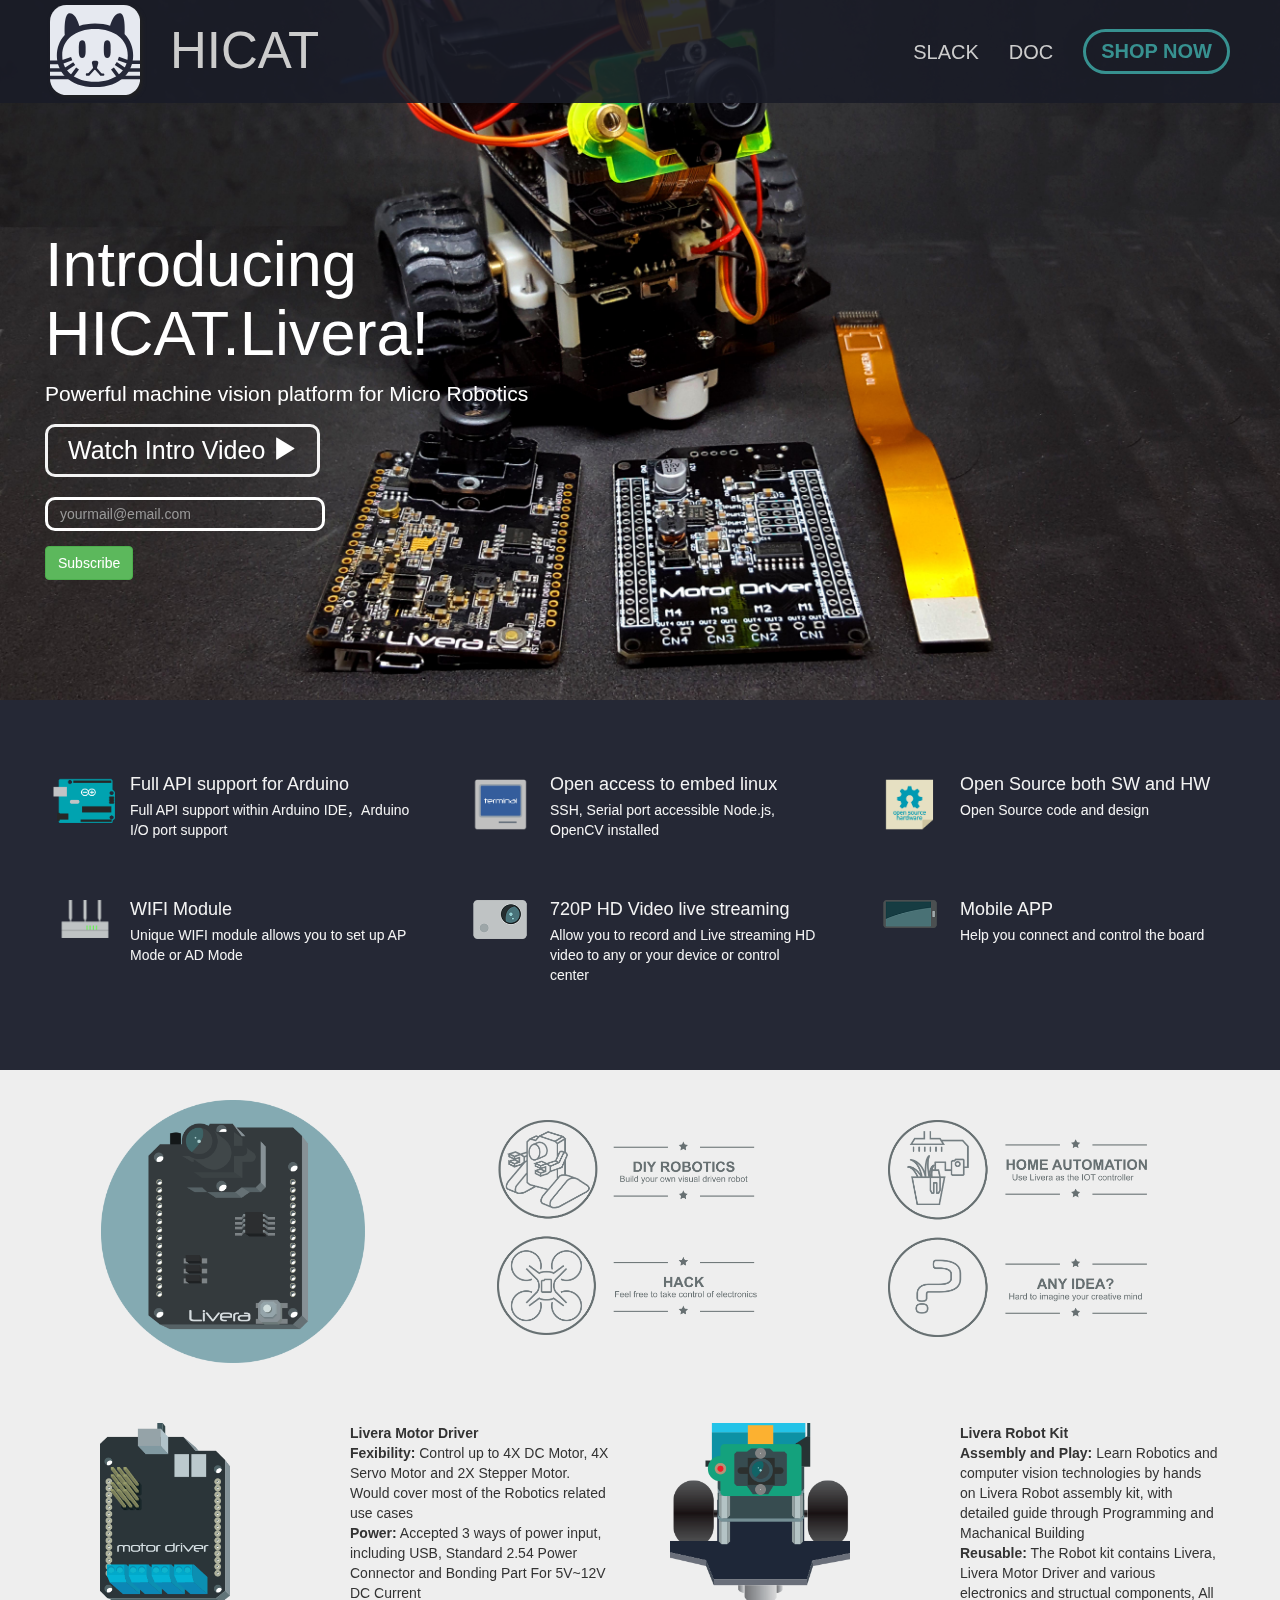
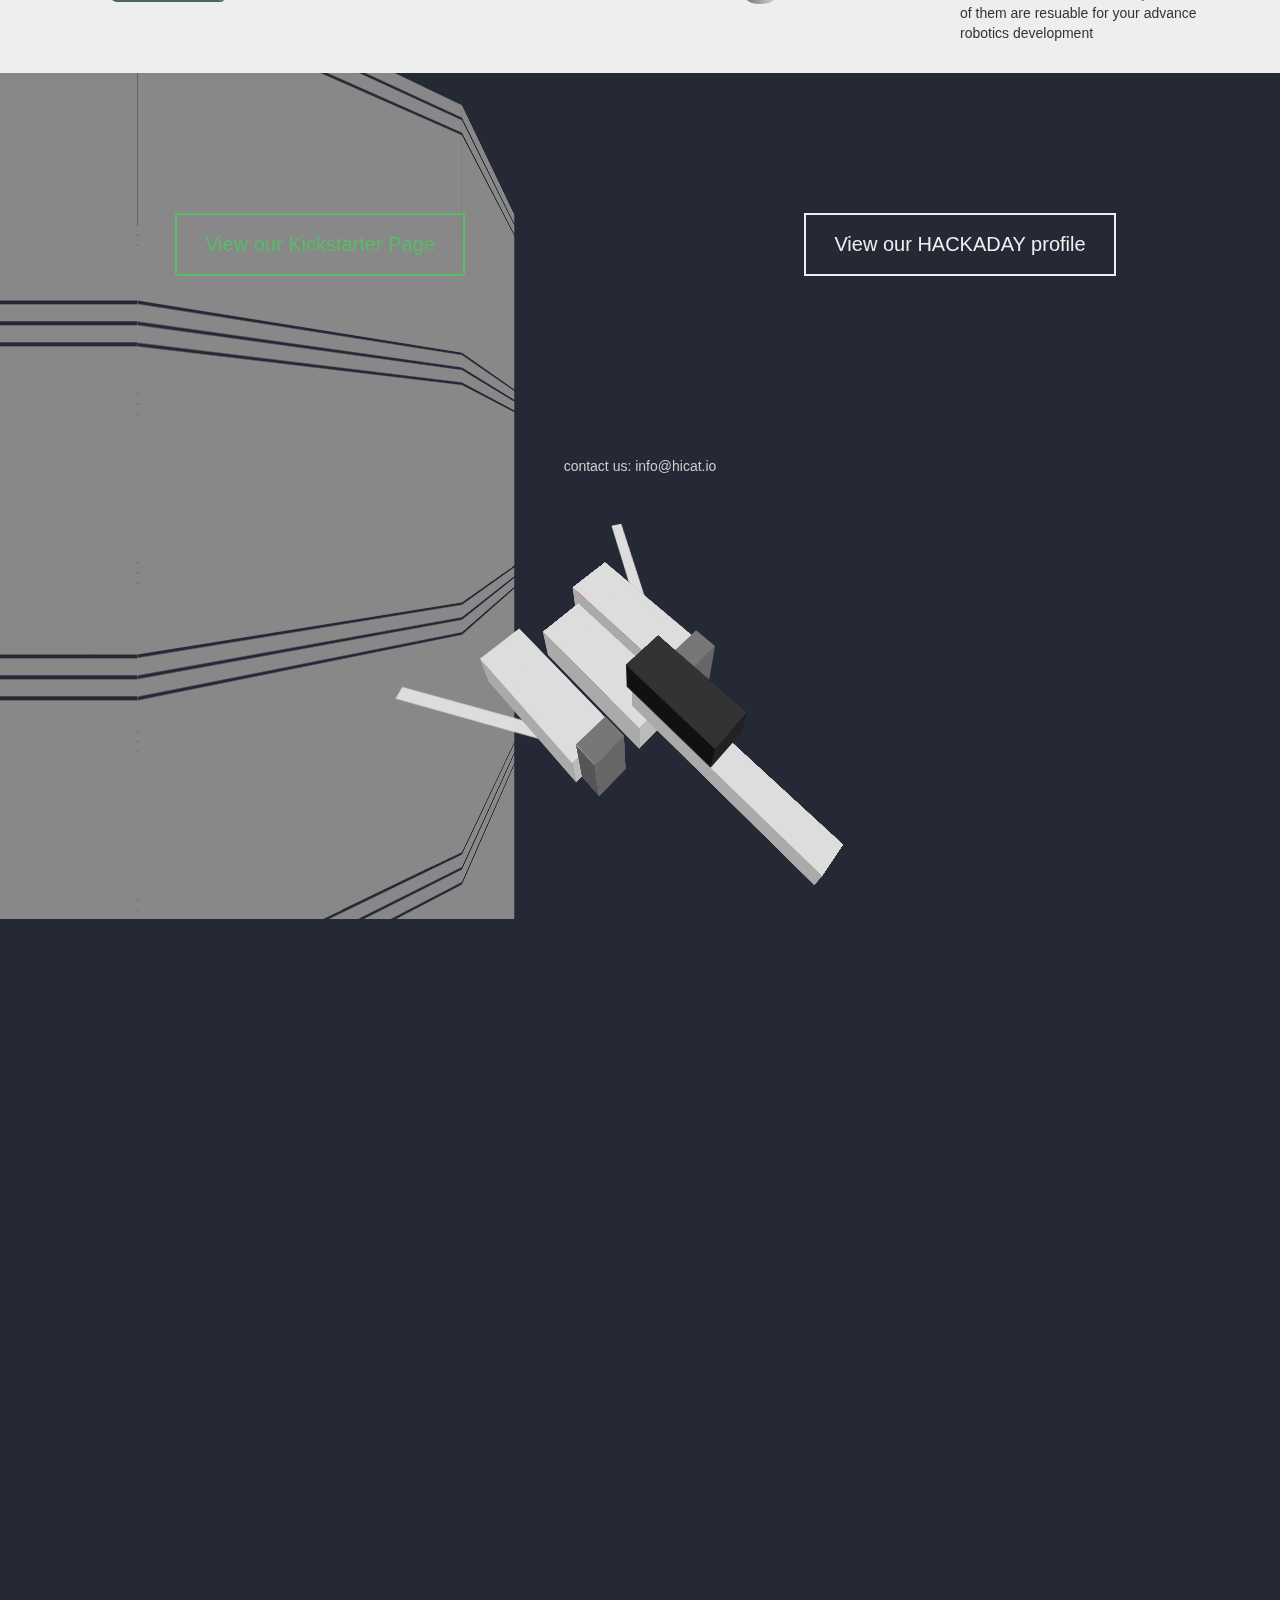
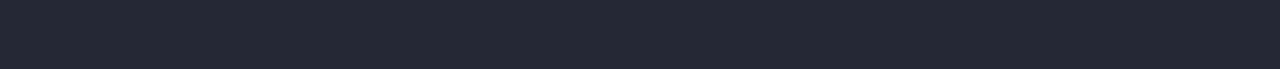
<file: index.html>
<!DOCTYPE html>
<html lang="zh-CN">

<head>
    <meta charset="utf-8">
    <meta http-equiv="X-UA-Compatible" content="IE=edge">
    <meta name="viewport" content="width=device-width, initial-scale=1">
    <!-- 上述3个meta标签*必须*放在最前面，任何其他内容都*必须*跟随其后！ -->
    <title>HICAT Electronics</title>
    <!-- Bootstrap -->
    <link href="css/bootstrap.min.css" rel="stylesheet">
    <link rel="stylesheet" type="text/css" href="style.css">
    <link rel="stylesheet" href="css/spaceCraft.css">
    <link rel="icon" type="image/png" sizes="192x192" href="icon/android-icon-192x192.png">
    <link rel="icon" type="image/png" sizes="32x32" href="icon/favicon-32x32.png">
    <link rel="icon" type="image/png" sizes="96x96" href="icon/favicon-96x96.png">
    <link rel="icon" type="image/png" sizes="16x16" href="icon/favicon-16x16.png">
    <link rel="manifest" href="icon/manifest.json">
    <meta name="msapplication-TileColor" content="#ffffff">
    <meta name="msapplication-TileImage" content="icon/ms-icon-144x144.png">
    <meta name="theme-color" content="#ffffff">
    <!-- HTML5 shim and Respond.js for IE8 support of HTML5 elements and media queries -->
    <!-- WARNING: Respond.js doesn't work if you view the page via file:// -->
    <!--[if lt IE 9]>
      <script src="//cdn.bootcss.com/html5shiv/3.7.2/html5shiv.min.js"></script>
      <script src="//cdn.bootcss.com/respond.js/1.4.2/respond.min.js"></script>
    <![endif]-->
    <script>
    (function(i, s, o, g, r, a, m) {
        i['GoogleAnalyticsObject'] = r;
        i[r] = i[r] || function() {
            (i[r].q = i[r].q || []).push(arguments)
        }, i[r].l = 1 * new Date();
        a = s.createElement(o),
            m = s.getElementsByTagName(o)[0];
        a.async = 1;
        a.src = g;
        m.parentNode.insertBefore(a, m)
    })(window, document, 'script', 'https://www.google-analytics.com/analytics.js', 'ga');

    ga('create', 'UA-77673486-1', 'auto');
    ga('send', 'pageview');
    </script>
    <script id="mcjs">
    ! function(c, h, i, m, p) { m = c.createElement(h), p = c.getElementsByTagName(h)[0], m.async = 1, m.src = i, p.parentNode.insertBefore(m, p) }(document, "script", "https://chimpstatic.com/mcjs-connected/js/users/bf94e60568f90c0fd247207b2/25b532bf22e3d44e5eaa38b20.js");
    </script>
</head>

<body>
    <!--导航条-->
    <nav class="navbar navbar-default navbar-fixed-top">
        <div class="container-fluid">
            <div class="navbar-header">
                <!-- Brand and toggle get grouped for better mobile display -->
                <!--  <button type="button" class="navbar-toggle collapsed navbar-right" data-toggle="collapse" data-target="#bs-example-navbar-collapse-1" aria-expanded="false">
                    <span class="sr-only">Toggle navigation</span>
                    <span class="icon-bar"></span>
                    <span class="icon-bar"></span>
                    <span class="icon-bar"></span>
                    <span class="icon-bar"></span>
                </button> -->
                <a class="navbar-brand navbar-left" href="index.html">
                    <svg version="1.1" id="hicatLogo" xmlns="http://www.w3.org/2000/svg" xmlns:xlink="http://www.w3.org/1999/xlink" x="0px" y="0px" viewBox="0 0 50 50" style="enable-background:new 0 0 50 50;" xml:space="preserve">
                        <style type="text/css">
                        .st0 {
                            fill: #E6E9F0;
                        }

                        .st1 {
                            fill: #252839;
                        }
                        </style>
                        <path id="XMLID_1575_" class="st0" d="M41,0H9.1C4.1,0,0,4.1,0,9.1v31.9c0,5,4.1,9.1,9.1,9.1H41c5,0,9.1-4.1,9.1-9.1V9.1
              C50,4.1,46,0,41,0z" />
                        <g id="XMLID_1573_">
                            <path id="XMLID_25_" class="st1" d="M25,36c-0.5,0-0.9-0.3-1-0.8l-0.7-2.9c-0.1-0.3,0-0.6,0.2-0.9s0.5-0.4,0.8-0.4h1.5
                c0.3,0,0.6,0.1,0.8,0.4s0.3,0.6,0.2,0.9L26,35.3C25.9,35.7,25.5,36,25,36z" />
                        </g>
                        <g id="XMLID_1572_">
                            <rect id="XMLID_24_" x="22.6" y="34.1" transform="matrix(0.7437 0.6685 -0.6685 0.7437 30.5215 -6.1326)" class="st1" width="1.3" height="5.2" />
                        </g>
                        <g id="XMLID_1571_">
                            <rect id="XMLID_23_" x="24.1" y="36.1" transform="matrix(0.6586 0.7525 -0.7525 0.6586 36.7598 -7.5519)" class="st1" width="5.2" height="1.3" />
                        </g>
                        <g id="XMLID_1570_">
                            <path class="st1" d="M19.8,24.5c0,2.7,0,4.9-1.9,4.9c-1.9,0-1.9-2.2-1.9-4.9s0-4.9,1.9-4.9C19.8,19.7,19.8,21.8,19.8,24.5z" />
                        </g>
                        <g id="XMLID_2_">
                            <path class="st1" d="M33.7,24.5c0,2.7,0,4.9-1.9,4.9c-1.9,0-1.9-2.2-1.9-4.9s0-4.9,1.9-4.9C33.7,19.7,33.7,21.8,33.7,24.5z" />
                        </g>
                        <g id="XMLID_1568_">
                            <path id="XMLID_22_" class="st1" d="M21.5,39.3h-1c-0.4,0-0.6-0.3-0.6-0.7s0.3-0.7,0.6-0.7h1c0.4,0,0.6,0.3,0.6,0.7
                S21.9,39.3,21.5,39.3z" />
                        </g>
                        <g id="XMLID_1567_">
                            <path id="XMLID_21_" class="st1" d="M29.5,39.3h-1.1c-0.4,0-0.7-0.3-0.7-0.7S28,38,28.4,38h1.1c0.4,0,0.7,0.3,0.7,0.7
                S29.8,39.3,29.5,39.3z" />
                        </g>
                        <path id="XMLID_19_" class="st1" d="M41.5,16.3c0.1-2.3,0.4-11.3-2.5-11.7c-3.5-0.5-5.4,6.1-5.6,6.9c-2.4-0.7-5.2-1.2-8.4-1.2
              c-3.3,0-6.2,0.5-8.7,1.3l0,0c-0.1-0.3-1.9-7.5-5.6-7c-3,0.4-2.6,10-2.5,11.9l0,0.2C5.2,19.9,3.8,24,3.8,28c0,8.7,6.5,17.6,21.2,17.6
              S46.2,36.7,46.2,28C46.2,23.8,44.7,19.6,41.5,16.3z M25,42.6C14.1,42.6,6.8,36.7,6.8,28c0-8.7,7.3-14.6,18.2-14.6
              c10.9,0,18.2,5.8,18.2,14.6C43.2,36.7,35.9,42.6,25,42.6z" />
                        <g id="XMLID_1563_">
                            <polygon id="XMLID_12_" class="st1" points="8.4,37.1 0,37.1 0,35.1 7.8,35.1 12.9,31.8 14,33.4   " />
                        </g>
                        <g id="XMLID_1562_">
                            <polygon id="XMLID_11_" class="st1" points="6.4,32.9 0,32.9 0,30.9 6,30.9 11.7,28.9 12.4,30.7   " />
                        </g>
                        <g id="XMLID_1561_">
                            <polygon id="XMLID_10_" class="st1" points="12.1,41.3 0,41.3 0,39.3 11.1,39.3 14.5,34.7 16.1,35.9   " />
                        </g>
                        <g id="XMLID_1560_">
                            <polygon id="XMLID_9_" class="st1" points="50,37.1 41.6,37.1 36,33.4 37.1,31.7 42.2,35.1 50,35.1  " />
                        </g>
                        <g id="XMLID_1559_">
                            <polygon id="XMLID_8_" class="st1" points="50,32.8 43.6,32.8 37.6,30.7 38.3,28.8 44,30.8 50,30.8  " />
                        </g>
                        <g id="XMLID_1558_">
                            <polygon id="XMLID_7_" class="st1" points="50,41.3 37.9,41.3 33.9,35.8 35.5,34.7 38.9,39.3 50,39.3  " />
                        </g>
                    </svg>
                </a>
                <p class="navbar-text navbar-left" id="hicat">HICAT</p>
            </div>
            <a class="navbar-text navbar-right" id="nav-store" href="shop.html">SHOP NOW</a>
            <a class="navbar-text" id="nav-doc" href="/Livera-Documentation">DOC</a>
            <a class="navbar-text " id="nav-slack" href="https://hicatslack.herokuapp.com/">SLACK</a>
        </div>
        <!-- /.container-fluid -->
    </nav>
    <div class="jumbotron">
        <div class="container-fluid">
            <h1>Introducing</br>HICAT.Livera!</h1>
            <p>Powerful machine vision platform for Micro Robotics</p>
              <button style="padding: 6px; padding-left: 20px; padding-right: 20px; margin-bottom: 20px; border-radius:10px; border:3px solid #f4f4f4; background: none; font-size: 25px;" onclick="playVideo()">Watch Intro Video <span class="glyphicon glyphicon-play" aria-hidden="true"></span></button>
          
         <form class="from" role="search" action="https://formspree.io/hicatelectronic@gmail.com" method="POST">
                <div class="form-group">
                    <input style="background: none; color: #fff; border: 3px solid #fff;border-radius: 10px; width: 280px;" type="text" class="form-control" placeholder="yourmail@email.com" id="emailInput" name="name">
                   <!-- <input type="text" class="form-control" placeholder="any comment?" name="_replyto" id="emailInput"> -->
            </div>
                <button type="submit" class="btn btn-success" value="Send">Subscribe</button>

            </form>
        </div>  
</div>
  <div id="player"></div>
    <a onclick="closePlay()" style="z-index:1000; position: absolute; top:660px; right: 300px; font-size: 40px; color: #ffffff;"></a>



    
    <div id="featureblock">
        <div class="container-fluid" id="featureblock-container">
            <div class="row" id="featureList">
                <div class="col-md-4">
                    <div class="media" id="icon1">
                        <div class="media-left media-top">
                            <img src="img/icon1.png">
                        </div>
                        <div class="media-body">
                            <h4 class="media-heading">Full API support for Arduino</h4>
                            <p>Full API support within Arduino IDE，Arduino I/O port support</p>
                        </div>
                    </div>
                </div>
                <div class="col-md-4">
                    <div class="media" id="icon2">
                        <div class="media-left media-top">
                            <img src="img/icon2.png">
                        </div>
                        <div class="media-body">
                            <h4 class="media-heading">Open access to embed linux</h4>
                            <p>SSH, Serial port accessible Node.js, OpenCV installed</p>
                        </div>
                    </div>
                </div>
                <div class="col-md-4">
                    <div class="media" id="icon3">
                        <div class="media-left media-top">
                            <img src="img/icon3.png">
                        </div>
                        <div class="media-body">
                            <h4 class="media-heading">Open Source both SW and HW</h4>
                            <p>Open Source code and design</p>
                        </div>
                    </div>
                </div>
            </div>
            <div class="row" id="featureList">
                <div class="col-md-4">
                    <div class="media" id="icon4">
                        <div class="media-left media-top">
                            <img src="img/icon4.png">
                        </div>
                        <div class="media-body">
                            <h4 class="media-heading">WIFI Module</h4>
                            <p>Unique WIFI module allows you to set up AP Mode or AD Mode </p>
                        </div>
                    </div>
                </div>
                <div class="col-md-4">
                    <div class="media" id="icon5">
                        <div class="media-left media-top">
                            <img src="img/icon5.png">
                        </div>
                        <div class="media-body">
                            <h4 class="media-heading">720P HD Video live streaming</h4>
                            <p>Allow you to record and Live streaming HD video to any or your device or control center</p>
                        </div>
                    </div>
                </div>
                <div class="col-md-4">
                    <div class="media" id="icon6">
                        <div class="media-left media-top">
                            <img src="img/icon6.png">
                        </div>
                        <div class="media-body">
                            <h4 class="media-heading">Mobile APP</h4>
                            <p>Help you connect and control the board</p>
                        </div>
                    </div>
                </div>
            </div>
        </div>
    </div>
    <div class="container-fluid" id="coulddolist">
        <div class="row">
            <div class="col-md-4">
                <img src="img/icon7.png" id="icon7">
            </div>
            <div class="col-md-8">
                <div class="row">
                    <div class="col-md-6">
                        <img src="img/icon8.png" id="icon8">
                    </div>
                    <div class="col-md-6">
                        <img src="img/icon9.png" id="icon9">
                    </div>
                </div>
            </div>
        </div>
    </div>

     <div class="container-fluid" id="coulddolist">
        <div class="row">
            <div class="col-md-6">
                <!-- <div class="row"> -->
                     <div class="col-md-6">
                         <img src="img/icon10.png" id="icon10">
                    </div>
                    <div class="col-md-6" class="intro-words">
                       <span><strong>Livera Motor Driver</strong></span><br>
                       <span><strong>Fexibility:</strong> Control up to 4X DC Motor, 4X Servo Motor and 2X Stepper Motor. Would cover most of the Robotics related use cases</span><br>
                       <span><strong>Power:</strong> Accepted 3 ways of power input, including USB, Standard 2.54 Power Connector and Bonding Part For 5V~12V DC Current</span>
                    </div>
                <!-- </div> -->
            </div>
            <div class="col-md-6">
                <div class="row">
                    <div class="col-md-6">
                         <img src="img/icon11.png" id="icon11">
                    </div>
                    <div class="col-md-6" class="intro-words">
                       <span><strong>Livera Robot Kit</strong></span><br>
                       <span><strong>Assembly and Play:</strong> Learn Robotics and computer vision technologies by hands on Livera Robot assembly kit, with detailed guide through Programming and Machanical Building</span><br>
                       <span><strong>Reusable:</strong> The Robot kit contains Livera, Livera Motor Driver and various electronics and structual components, All of them are resuable for your advance robotics development</span>
                    </div>
                </div>
            </div>
        </div>
    </div>
   
    <div id="links" class="container－fluid">
        <div class="row">
            <div class="col-md-6" >
                <div class="text-center">
                    <!--  <a href="https://hackaday.io/project/10323-hicatlivera-arduino-compatible-machine-vision" class="btn btn-xlarge">Extra Large</a> -->
                    <button class="btn btn-xlarge outline" style="color: #59bb67; margin-top: 40px;" onclick="window.open('https://www.kickstarter.com/projects/945994322/hicatlivera-start-making-your-first-machine-vision','_blank')">
                        View our Kickstarter Page
                    </button>
                </div>
            </div>
            <div class="col-md-6" >
                <div class="text-center">
                    <!--  <a href="https://hackaday.io/project/10323-hicatlivera-arduino-compatible-machine-vision" class="btn btn-xlarge">Extra Large</a> -->
                    <button class="btn btn-xlarge outline" style="margin-top: 40px" onclick="window.open('https://hackaday.io/project/10323-hicatlivera-arduino-compatible-machine-vision','_blank')">
                        View our HACKADAY profile
                    </button>
                </div>
            </div>
            </div>
        <div class="row">
            <div class="text-center" style="color: #ccc; margin-top: 180px; ">
                <p>contact us: info@hicat.io</p>
            </div>
        </div>


<!-- animation -->
             <div class='container' ontouchstart=''>
  <div class='tunnel' style="width: 100%;">
    <div class='tunnel-ring'>
      <div class='side'></div>
      <div class='side'></div>
      <div class='side'></div>
      <div class='side'></div>
      <div class='side'></div>
      <div class='side'></div>
      <div class='side'></div>
      <div class='side'></div>
    </div>
    <div class='tunnel-ring'>
      <div class='side'></div>
      <div class='side'></div>
      <div class='side'></div>
      <div class='side'></div>
      <div class='side'></div>
      <div class='side'></div>
      <div class='side'></div>
      <div class='side'></div>
    </div>
    <div class='tunnel-ring'>
      <div class='side'></div>
      <div class='side'></div>
      <div class='side'></div>
      <div class='side'></div>
      <div class='side'></div>
      <div class='side'></div>
      <div class='side'></div>
      <div class='side'></div>
    </div>
    <div class='tunnel-ring'>
      <div class='side'></div>
      <div class='side'></div>
      <div class='side'></div>
      <div class='side'></div>
      <div class='side'></div>
      <div class='side'></div>
      <div class='side'></div>
      <div class='side'></div>
    </div>
    <div class='tunnel-ring'>
      <div class='side'></div>
      <div class='side'></div>
      <div class='side'></div>
      <div class='side'></div>
      <div class='side'></div>
      <div class='side'></div>
      <div class='side'></div>
      <div class='side'></div>
    </div>
    <div class='tunnel-ring'>
      <div class='side'></div>
      <div class='side'></div>
      <div class='side'></div>
      <div class='side'></div>
      <div class='side'></div>
      <div class='side'></div>
      <div class='side'></div>
      <div class='side'></div>
    </div>
    <div class='tunnel-ring'>
      <div class='side'></div>
      <div class='side'></div>
      <div class='side'></div>
      <div class='side'></div>
      <div class='side'></div>
      <div class='side'></div>
      <div class='side'></div>
      <div class='side'></div>
    </div>
    <div class='tunnel-ring'>
      <div class='side'></div>
      <div class='side'></div>
      <div class='side'></div>
      <div class='side'></div>
      <div class='side'></div>
      <div class='side'></div>
      <div class='side'></div>
      <div class='side'></div>
    </div>
    <div class='tunnel-ring'>
      <div class='side'></div>
      <div class='side'></div>
      <div class='side'></div>
      <div class='side'></div>
      <div class='side'></div>
      <div class='side'></div>
      <div class='side'></div>
      <div class='side'></div>
    </div>
    <div class='tunnel-ring'>
      <div class='side'></div>
      <div class='side'></div>
      <div class='side'></div>
      <div class='side'></div>
      <div class='side'></div>
      <div class='side'></div>
      <div class='side'></div>
      <div class='side'></div>
    </div>
    <div class='tunnel-ring'>
      <div class='side'></div>
      <div class='side'></div>
      <div class='side'></div>
      <div class='side'></div>
      <div class='side'></div>
      <div class='side'></div>
      <div class='side'></div>
      <div class='side'></div>
    </div>
    <div class='tunnel-ring'>
      <div class='side'></div>
      <div class='side'></div>
      <div class='side'></div>
      <div class='side'></div>
      <div class='side'></div>
      <div class='side'></div>
      <div class='side'></div>
      <div class='side'></div>
    </div>
    <div class='tunnel-ring'>
      <div class='side'></div>
      <div class='side'></div>
      <div class='side'></div>
      <div class='side'></div>
      <div class='side'></div>
      <div class='side'></div>
      <div class='side'></div>
      <div class='side'></div>
    </div>
    <div class='tunnel-ring'>
      <div class='side'></div>
      <div class='side'></div>
      <div class='side'></div>
      <div class='side'></div>
      <div class='side'></div>
      <div class='side'></div>
      <div class='side'></div>
      <div class='side'></div>
    </div>
    <div class='tunnel-ring'>
      <div class='side'></div>
      <div class='side'></div>
      <div class='side'></div>
      <div class='side'></div>
      <div class='side'></div>
      <div class='side'></div>
      <div class='side'></div>
      <div class='side'></div>
    </div>
    <div class='tunnel-ring'>
      <div class='side'></div>
      <div class='side'></div>
      <div class='side'></div>
      <div class='side'></div>
      <div class='side'></div>
      <div class='side'></div>
      <div class='side'></div>
      <div class='side'></div>
    </div>
    <div class='tunnel-ring'>
      <div class='side'></div>
      <div class='side'></div>
      <div class='side'></div>
      <div class='side'></div>
      <div class='side'></div>
      <div class='side'></div>
      <div class='side'></div>
      <div class='side'></div>
    </div>
    <div class='tunnel-ring'>
      <div class='side'></div>
      <div class='side'></div>
      <div class='side'></div>
      <div class='side'></div>
      <div class='side'></div>
      <div class='side'></div>
      <div class='side'></div>
      <div class='side'></div>
    </div>
  </div>
  <div class='fighter'>
    <div class='part gun'>
      <div class='g-side front'>
        <div class='gun-inner'>
          <div class='gi-side front'>
            <div class='laser'></div>
          </div>
          <div class='gi-side left'></div>
          <div class='gi-side bottom'></div>
          <div class='gi-side right'></div>
          <div class='gi-side top'></div>
        </div>
      </div>
      <div class='g-side left'></div>
      <div class='g-side bottom'></div>
      <div class='g-side right'></div>
      <div class='g-side top'></div>
    </div>
    <div class='part main'>
      <div class='m-shortside front'></div>
      <div class='m-longside bottom'></div>
      <div class='m-longside left'></div>
      <div class='m-longside right'></div>
      <div class='m-longside top'>
        <div class='cockpit'></div>
      </div>
    </div>
    <div class='part wing left'></div>
    <div class='part wing right'></div>
    <div class='part fr-engine-pt-left'>
      <div class='fe-longside front'></div>
      <div class='fe-shortside bottom'></div>
      <div class='fe-longside left'></div>
      <div class='fe-longside right'></div>
      <div class='fe-shortside top'></div>
    </div>
    <div class='part fr-engine-pt-right'>
      <div class='fe-longside front'></div>
      <div class='fe-shortside bottom'></div>
      <div class='fe-longside left'></div>
      <div class='fe-longside right'></div>
      <div class='fe-shortside top'></div>
    </div>
    <div class='part left-engine'>
      <div class='longside left'></div>
      <div class='shortside front'></div>
      <div class='longside bottom'></div>
      <div class='shortside back'>
        <div class='exhaust'></div>
      </div>
      <div class='longside right'></div>
      <div class='longside top'>
        <div class='upper-engine'>
          <div class='u-longside left'></div>
          <div class='u-shortside front'></div>
          <div class='u-shortside back'>
            <div class='exhaust'></div>
          </div>
          <div class='u-longside right'></div>
          <div class='u-longside top'></div>
        </div>
      </div>
    </div>
    <div class='part middle'>
      <div class='longside left'></div>
      <div class='shortside front'></div>
      <div class='longside bottom'></div>
      <div class='shortside back'></div>
      <div class='longside right'></div>
      <div class='longside top'>
        <div class='fin'>
          <div class='f-longside left'></div>
          <div class='f-shortside front'></div>
          <div class='f-longside right'></div>
          <div class='f-shortside back'></div>
          <div class='f-longside top'></div>
        </div>
      </div>
    </div>
    <div class='part right-engine'>
      <div class='longside left'></div>
      <div class='shortside front'></div>
      <div class='longside bottom'></div>
      <div class='shortside back'>
        <div class='exhaust'></div>
      </div>
      <div class='longside right'></div>
      <div class='longside top'>
        <div class='upper-engine'>
          <div class='u-longside left'></div>
          <div class='u-shortside front'></div>
          <div class='u-shortside back'>
            <div class='exhaust'></div>
          </div>
          <div class='u-longside right'></div>
          <div class='u-longside top'></div>
        </div>
      </div>
    </div>
  </div>
</div>







        
    </div>
    <!-- jQuery (necessary for Bootstrap's JavaScript plugins) -->
    <script src="https://code.jquery.com/jquery-2.2.3.min.js" integrity="sha256-a23g1Nt4dtEYOj7bR+vTu7+T8VP13humZFBJNIYoEJo=" crossorigin="anonymous"></script>
    <!-- Include all compiled plugins (below), or include individual files as needed -->
    <script src="js/bootstrap.min.js"></script>
    <script type="text/javascript">
    $(document).ready(function() {
        $('#player').css("display","none");
        if (/Android|webOS|iPhone|iPad|iPod|BlackBerry|IEMobile|Opera Mini/i.test(navigator.userAgent)) {
            $('#nav-doc').css("display", "block");
            $('#nav-doc').css("font-size", "25px");
            $('#nav-doc').css("margin", "0px");
            $('#nav-doc').css("padding-right", "30px");
            $('#nav-slack').css("display", "block");
            $('#nav-slack').css("font-size", "25px");
            $('#nav-slack').css("margin", "0px");
            $('#nav-slack').css("padding-right", "20px");
             $('#nav-store').css("display", "block");
            $('#nav-store').css("font-size", "25px");
            $('#nav-store').css("margin", "0px");
            $('#nav-store').css("padding-right", "30px");
        }
    });
    $(window).scroll(function() {
        if ($(document).scrollTop() > 60) {
            // $('#nav-doc').css("display","none");
            if (!/Android|webOS|iPhone|iPad|iPod|BlackBerry|IEMobile|Opera Mini/i.test(navigator.userAgent)) {
                $('nav').addClass('shrink');
            } else {
                $('nav').addClass('shrink');
                $('#nav-doc').css("display", "none");
                $('#nav-slack').css("display", "none");
                $('#nav-store').css("display", "none");
            }


        } else {
            $('nav').removeClass('shrink');
            $('#nav-doc').css("display", "block");
            $('#nav-slack').css("display", "block");
             $('#nav-store').css("display", "block");
        }
    });

     var tag = document.createElement('script');

      tag.src = "https://www.youtube.com/iframe_api";
      var firstScriptTag = document.getElementsByTagName('script')[0];
      firstScriptTag.parentNode.insertBefore(tag, firstScriptTag);
  var player;
  function onYouTubeIframeAPIReady() {
  player = new YT.Player('player', {
    height: (window.innerWidth || document.body.clientWidth)*0.6,
    width: window.innerWidth || document.body.clientWidth,
    videoId: '5XKEvHbZnWQ',
    playerVars: { 'autoplay': 1, 'controls': 1, 'showinfo':0, 'rel': 0},
    events: {
      'onReady': onPlayerReady,
      'onStateChange': onPlayerStateChange
    }
  });
}
     function onPlayerReady(event) {
         event.target.pauseVideo();
        // player.mute();
      }

      // 5. The API calls this function when the player's state changes.
      //    The function indicates that when playing a video (state=1),
      //    the player should play for six seconds and then stop.
      var done = false;
      function onPlayerStateChange(event) {
        if (event.data == YT.PlayerState.PLAYING && !done) {
          setTimeout(stopVideo, 45000);
          // done = true;
        }
      }
      function stopVideo() {
        player.stopVideo();
        // player.seekTo(1);
        $('#player').css("display","none");
    $('.jumbotron').css("display","block");
    $('.navbar').css("background","rgba(25,28,39,0.9)");
     $('#nav-doc').css("display", "block");
            $('#nav-slack').css("display", "block");
             $('#nav-store').css("display", "block");
}

function playVideo(){
    $('#player').css("display","block");
    $('.jumbotron').css("display","none");
    // $('.navbar').css("background","none");
    if (/Android|webOS|iPhone|iPad|iPod|BlackBerry|IEMobile|Opera Mini/i.test(navigator.userAgent)) {
     $('#nav-doc').css("display", "none");
                $('#nav-slack').css("display", "none");
                $('#nav-store').css("display", "none");
$('.navbar').css("background","none");
            }
    player.playVideo();
    player.seekTo(1);
}


    </script>
</body>

</html>
</file>
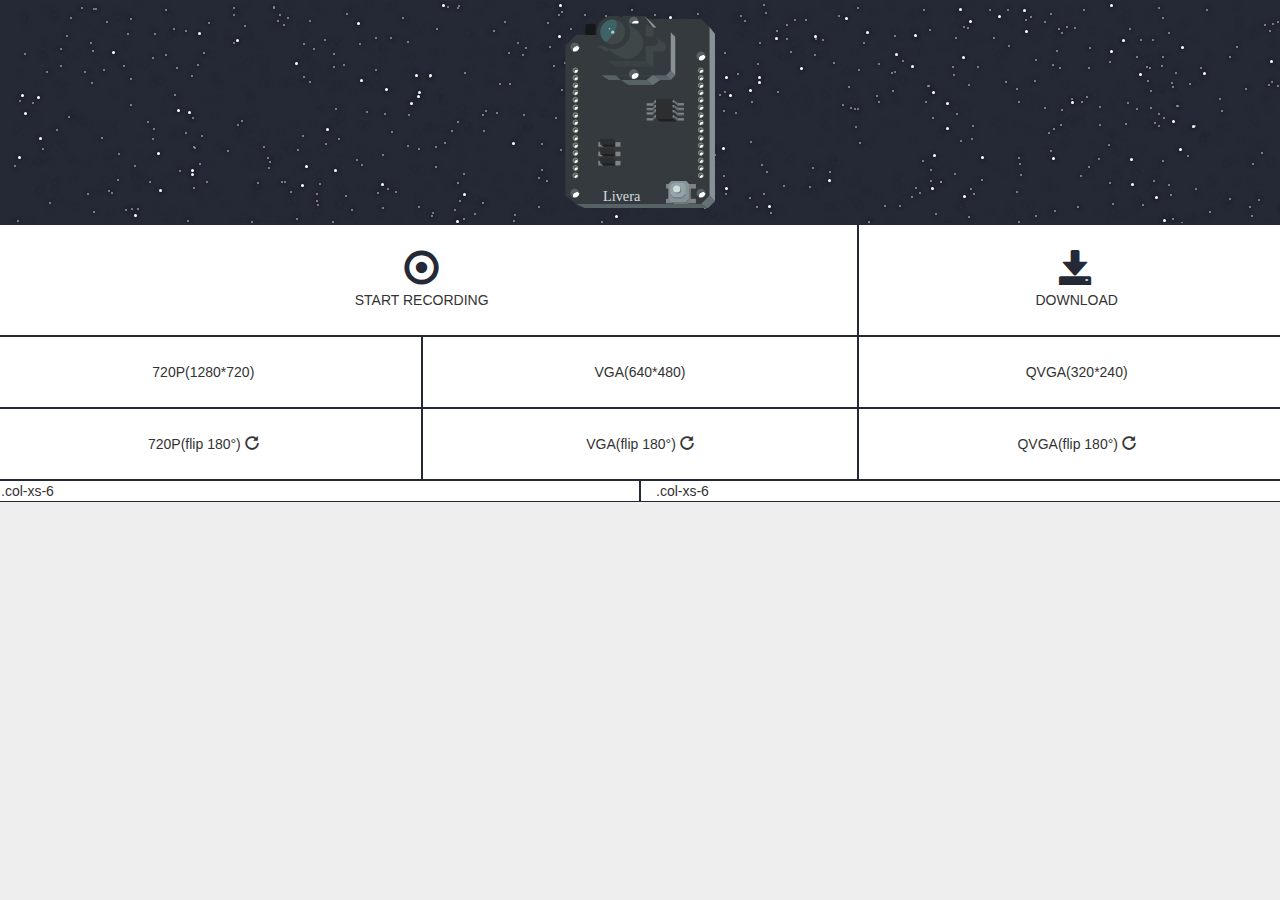
<file: test/www/index.html>
<!DOCTYPE html>
<html lang="en">
<head>
	<title>HICAT.Livera</title>
	<meta name="viewport" content="width=device-width, initial-scale=1, maximum-scale=1, user-scalable=no">
   <meta charset="UTF-8">
	<script type="text/javascript" src="src/vue.js"></script>
	<script type="text/javascript" src="src/bootstrap-3.3.6-dist/js/bootstrap.js"></script>
	<link rel="stylesheet" type="text/css" href="src/bootstrap-3.3.6-dist/css/bootstrap.css">
  <link rel="stylesheet" type="text/css" href="style.css">
  <link rel="stylesheet" href="css/style-space.css">
	<!-- jQuery (necessary for Bootstrap's JavaScript plugins) -->
    <script type="text/javascript" src="src/jquery-1.12.4.min.js"></script>
</head>
<body id="app">
<div class="containor-fluid">
	<div class="row">
  <div class="col-xs-12" id="topbar">
   <!-- star field warping -->
<div id="star-field"></div>
<div >
  <liverasvg></liverasvg>
    </div>
    <script src='src/web-animations-next.min.js'></script>

        <script src="js/index.js"></script>
    
  </div>
</div>
<div class="row">
  <div class="col-xs-8" @click="recordStateToggle">
  <div class="centerBlock">
      <div id="btn-record-start" 
           v-if="recordToggle"
           >
          <span class="glyphicon glyphicon-record" id="record-icon" aria-hidden="true"></span>
          <span>START RECORDING</span>
        </div>
        <div id="btn-record-stop" 
           v-else
           >
          <span class="glyphicon glyphicon-stop" style="color:red"id="record-icon" aria-hidden="true"></span>
          <span>STOP</span>
        </div>
    </div>
  </div>
    <div class="col-xs-4">
      <div class="centerBlock">
        <div id="btn-video-download">
          <span class="glyphicon glyphicon-save" id="record-icon" aria-hidden="true"></span>
          <span>DOWNLOAD</span>
        </div>
      </div>
    </div>
  </div>
</div>

  <screenResolution></screenResolution>

<div class="row">
  <div class="col-xs-6">.col-xs-6</div>
  <div class="col-xs-6">.col-xs-6</div>
</div>
</div>


<!-- screen-reso component -->
<template id="screen-resolution">

    <div class="row">
      <div class="col-xs-4">
          <div class="centerBlock">
            <span>720P(1280*720)</span>
          </div>
      </div>
      <div class="col-xs-4">
          <div class="centerBlock">
             <span>VGA(640*480)</span>
          </div>
      </div>
      <div class="col-xs-4">
          <div class="centerBlock">
            <span>QVGA(320*240)</span>
          </div>
      </div>
    </div>
   <div class="row">
      <div class="col-xs-4">
          <div class="centerBlock">
            <span>720P(flip 180°) <span class="glyphicon glyphicon-repeat" aria-hidden="true"></span></span>
          </div>
      </div>
      <div class="col-xs-4">
          <div class="centerBlock">
             <span>VGA(flip 180°) <span class="glyphicon glyphicon-repeat" aria-hidden="true"></span></span>
          </div>
      </div>
      <div class="col-xs-4">
          <div class="centerBlock">
           <span>QVGA(flip 180°) <span class="glyphicon glyphicon-repeat" aria-hidden="true"></span></span>
          </div>
      </div>
    </div>

</template>





<template id="livera-img">
  <?xml version="1.0" encoding="utf-8"?>
<!-- Generator: Adobe Illustrator 19.0.0, SVG Export Plug-In . SVG Version: 6.00 Build 0)  -->
<svg version="1.1" id="livera-board-img" xmlns="http://www.w3.org/2000/svg" xmlns:xlink="http://www.w3.org/1999/xlink" x="0px" y="0px"
   viewBox="0 0 265 340" style="enable-background:new 0 0 265 340;" xml:space="preserve">
<style type="text/css">
  .st0{fill:#343A3D;}
  .st1{fill:#566266;}
  .st2{fill:#667175;}
  .st3{fill:#879196;}
  .st4{fill:#D7DDE0;}
  .st5{font-family:'Neuropol-Regular';}
  .st6{font-size:25.5591px;}
  .st7{fill:#FFFFFF;}
  .st8{fill:#404749;}
  .st9{fill:#3B4244;}
  .st10{fill:#3D6366;}
  .st11{fill:#AACDCE;}
  .st12{fill:#7E8487;}
  .st13{fill:none;stroke:#AEAF9C;stroke-miterlimit:10;}
  .st14{fill:#2C2E30;}
  .st15{fill:#2B2C2D;}
  .st16{fill:#1E2123;}
  .st17{fill:#64696D;}
  .st18{fill:#808B8E;}
  .st19{fill:#6A7377;}
  .st20{fill:#94A4AA;}
  .st21{fill:#6F7D82;}
  .st22{fill:#768589;}
  .st23{fill:#8D9B9E;}
  .st24{fill:#9AA6A8;}
  .st25{fill:#6B7B7C;}
  .st26{fill:#6D7A7A;}
  .st27{fill:#D0DDDD;}
  .st28{fill:#777F7F;}
  .st29{fill:#7A8483;}
  .st30{fill:#141819;}
</style>
<g id="XMLID_378_">
  <g id="XMLID_380_">
    <polygon id="XMLID_665_" class="st0" points="19.4,33.6 60.9,33.6 85.5,5.5 240.2,5.5 255.3,19.5 255.3,317.3 240.2,332.3 
      19.4,332.3 0.6,317.3 0.6,52.4     "/>
    <polygon id="XMLID_664_" class="st1" points="19.4,332.3 36,340 252,340 240.2,332.3    "/>
    <polygon id="XMLID_663_" class="st2" points="252,340 265,327.1 255.3,317.3 240.2,332.3    "/>
    <polygon id="XMLID_662_" class="st3" points="265,327.1 265,32 255.3,19.5 255.3,317.3    "/>
    <text id="XMLID_661_" transform="matrix(0.9844 0 0 1 67.29 327.0586)" class="st4 st5 st6">Livera</text>
    <g id="XMLID_658_">
      <path id="XMLID_660_" class="st7" d="M16.6,312.5c-3.6,2.3-2.8,6-2.4,7.6c1,0.4,2,0.7,3.2,0.7c4.2,0,7.7-3.3,7.9-7.5
        C24.4,311.3,21,309.8,16.6,312.5z"/>
      <path id="XMLID_659_" class="st1" d="M17.4,305.1c-4.3,0-7.9,3.5-7.9,7.8c0,3.2,1.9,6,4.7,7.2c-0.5-1.5-1.2-5.3,2.4-7.6
        c4.3-2.8,7.8-1.2,8.7,0.7c0-0.1,0-0.2,0-0.4C25.3,308.6,21.8,305.1,17.4,305.1z"/>
    </g>
    <g id="XMLID_655_">
      <path id="XMLID_657_" class="st7" d="M239.4,312.5c-3.6,2.3-2.8,6-2.4,7.6c1,0.4,2,0.7,3.2,0.7c4.2,0,7.7-3.3,7.9-7.5
        C247.1,311.3,243.7,309.8,239.4,312.5z"/>
      <path id="XMLID_656_" class="st1" d="M240.2,305.1c-4.3,0-7.9,3.5-7.9,7.8c0,3.2,1.9,6,4.7,7.2c-0.5-1.5-1.2-5.3,2.4-7.6
        c4.3-2.8,7.8-1.2,8.7,0.7c0-0.1,0-0.2,0-0.4C248.1,308.6,244.5,305.1,240.2,305.1z"/>
    </g>
    <g id="XMLID_652_">
      <path id="XMLID_654_" class="st7" d="M16.6,54.6c-3.6,2.3-2.8,6-2.4,7.6c1,0.4,2,0.7,3.2,0.7c4.2,0,7.7-3.3,7.9-7.5
        C24.4,53.4,21,51.9,16.6,54.6z"/>
      <path id="XMLID_653_" class="st1" d="M17.4,47.2c-4.3,0-7.9,3.5-7.9,7.8c0,3.2,1.9,6,4.7,7.2c-0.5-1.5-1.2-5.3,2.4-7.6
        c4.3-2.8,7.8-1.2,8.7,0.7c0-0.1,0-0.2,0-0.4C25.3,50.7,21.8,47.2,17.4,47.2z"/>
    </g>
    <g id="XMLID_649_">
      <path id="XMLID_651_" class="st7" d="M239.4,70.3c-3.6,2.3-2.8,6-2.4,7.6c1,0.4,2,0.7,3.2,0.7c4.2,0,7.7-3.3,7.9-7.5
        C247.1,69.1,243.7,67.5,239.4,70.3z"/>
      <path id="XMLID_650_" class="st1" d="M240.2,62.9c-4.3,0-7.9,3.5-7.9,7.8c0,3.2,1.9,6,4.7,7.2c-0.5-1.5-1.2-5.3,2.4-7.6
        c4.3-2.8,7.8-1.2,8.7,0.7c0-0.1,0-0.2,0-0.4C248.1,66.4,244.5,62.9,240.2,62.9z"/>
    </g>
    <g id="XMLID_622_">
      <g id="XMLID_631_">
        <path id="XMLID_648_" class="st0" d="M179.9,104.9H62.6c-2.7-2.7-4.2-4.2-6.9-6.9V27.2c2.7-2.7,4.2-4.2,6.9-6.9h117.2
          c2.7,2.7,4.2,4.2,6.9,6.9V98C184.1,100.7,182.6,102.2,179.9,104.9z"/>
        <polygon id="XMLID_647_" class="st1" points="64.1,104.9 77.4,112.9 186.8,112.9 178.4,104.9        "/>
        <polygon id="XMLID_646_" class="st2" points="186.8,112.9 194.8,104.9 186.8,96.6 178.4,104.9         "/>
        <polygon id="XMLID_645_" class="st3" points="194.8,104.9 194.8,37 186.8,28.6 186.8,96.6         "/>
        <polyline id="XMLID_644_" class="st0" points="155.4,20.3 140.1,-0.6 102.3,-0.6 89.5,20.3        "/>
        <polygon id="XMLID_643_" class="st0" points="89.5,104.8 98.3,112.9 144.2,112.9 155.4,104.8        "/>
        <polygon id="XMLID_642_" class="st1" points="98.3,112.9 112,122 155.4,122 144.2,112.9         "/>
        <polygon id="XMLID_641_" class="st2" points="155.4,104.8 144.2,112.9 155.4,122 168.3,112.9        "/>
        <path id="XMLID_640_" class="st2" d="M140.1-0.6"/>
        <path id="XMLID_639_" class="st2" d="M140.1-0.6"/>
        <polygon id="XMLID_638_" class="st3" points="155.4,20.3 161.3,20.3 157.5,15.9 140.1,-0.6        "/>
        <g id="XMLID_635_">
          <path id="XMLID_637_" class="st7" d="M120.7,9.4c-3.9,2.5-3.1,6.6-2.6,8.3c1.1,0.5,2.2,0.7,3.5,0.7c4.6,0,8.4-3.6,8.6-8.2
            C129.2,8.1,125.4,6.4,120.7,9.4z"/>
          <path id="XMLID_636_" class="st1" d="M121.6,1.3c-4.8,0-8.6,3.8-8.6,8.6c0,3.5,2.1,6.5,5.1,7.8c-0.5-1.7-1.3-5.8,2.6-8.3
            c4.7-3,8.5-1.3,9.5,0.8c0-0.1,0-0.3,0-0.4C130.2,5.1,126.3,1.3,121.6,1.3z"/>
        </g>
        <g id="XMLID_632_">
          <path id="XMLID_634_" class="st7" d="M120.7,102.2c-3.9,2.5-3.1,6.6-2.6,8.3c1.1,0.5,2.2,0.7,3.5,0.7c4.6,0,8.4-3.6,8.6-8.2
            C129.2,100.9,125.4,99.2,120.7,102.2z"/>
          <path id="XMLID_633_" class="st1" d="M121.6,94c-4.8,0-8.6,3.8-8.6,8.6c0,3.5,2.1,6.5,5.1,7.8c-0.5-1.7-1.3-5.8,2.6-8.3
            c4.7-3,8.5-1.3,9.5,0.8c0-0.1,0-0.3,0-0.4C130.2,97.9,126.3,94,121.6,94z"/>
        </g>
      </g>
      <path id="XMLID_630_" class="st8" d="M156.2,62.6h13.9c0,0,8.3,0.1,8.3-8.2c0,0,0.1-4.1-3.2-6.5l-14.2-10.2c0,0-2.4,12.3-4.8,15
        h-13.9L156.2,62.6z"/>
      <path id="XMLID_629_" class="st0" d="M156.3,36.2h-13.9V13.1H75.6v23.1H58.5c-4.6,0-8.3,3.7-8.3,8.2s3.7,8.2,8.3,8.2h17.1v26.9
        h66.8V52.7h13.9c4.6,0,8.3-3.7,8.3-8.2S160.8,36.2,156.3,36.2z"/>
      <polygon id="XMLID_628_" class="st9" points="75.6,79.5 89.5,89.5 156.2,89.5 142.4,79.5      "/>
      <polygon id="XMLID_627_" class="st8" points="142.4,79.5 142.4,52.7 156.2,62.6 156.2,89.5      "/>
      <polygon id="XMLID_626_" class="st8" points="142.4,13.1 156.2,23 156.3,36.2 142.4,36.2      "/>
      <polygon id="XMLID_625_" class="st8" points="75.6,52.7 75.6,62.6 72.3,62.6 55.7,52.7      "/>
      <path id="XMLID_624_" class="st8" d="M70.1,54.6L94,71.1c0,0,23.7,15.3,41.2-11c0,0,10.1-19.1-7.7-34.1l-27.1-22L70.1,54.6z"/>
      <ellipse id="XMLID_623_" class="st0" cx="85.4" cy="28.6" rx="29.7" ry="29.6"/>
    </g>
    <ellipse id="XMLID_621_" class="st8" cx="84.4" cy="27.9" rx="22" ry="21.9"/>
    <path id="XMLID_620_" class="st10" d="M72.5,46.3c0,0,11.7-11.1,16.7-21.7c4.3-9.3,2.5-18.4-3.8-18.6C72.1,5.5,65.9,15,64,19.8
      S60,38.3,72.5,46.3z"/>
    <ellipse id="XMLID_619_" class="st11" cx="84.4" cy="28.6" rx="2.9" ry="2.9"/>
    <ellipse id="XMLID_618_" class="st11" cx="78.6" cy="22.4" rx="1.5" ry="1.4"/>
    <rect id="XMLID_617_" x="218.2" y="296.9" class="st12" width="13.1" height="8"/>
    <rect id="XMLID_616_" x="218.2" y="323" class="st12" width="13.1" height="8"/>
    <rect id="XMLID_615_" x="178.4" y="296.9" class="st12" width="13.1" height="8"/>
    <rect id="XMLID_614_" x="178.4" y="323" class="st12" width="13.1" height="8"/>
    <g id="XMLID_538_">
      <g id="XMLID_609_">
        <g id="XMLID_611_">
          <path id="XMLID_613_" class="st7" d="M239.5,281.6c-2,1.3-1.6,3.4-1.3,4.3c0.6,0.2,1.2,0.4,1.8,0.4c2.4,0,4.4-1.9,4.5-4.3
            C243.9,280.9,241.9,280,239.5,281.6z"/>
          <path id="XMLID_612_" class="st1" d="M239.9,277.4c-2.5,0-4.5,2-4.5,4.5c0,1.8,1.1,3.4,2.7,4.1c-0.3-0.9-0.7-3,1.3-4.3
            c2.5-1.6,4.4-0.7,4.9,0.4c0-0.1,0-0.1,0-0.2C244.4,279.4,242.4,277.4,239.9,277.4z"/>
        </g>
        <ellipse id="XMLID_610_" class="st13" cx="239.9" cy="281.7" rx="4.4" ry="4.3"/>
      </g>
      <g id="XMLID_604_">
        <g id="XMLID_606_">
          <path id="XMLID_608_" class="st7" d="M239.5,268.2c-2,1.3-1.6,3.4-1.3,4.3c0.6,0.2,1.2,0.4,1.8,0.4c2.4,0,4.4-1.9,4.5-4.3
            C243.9,267.5,241.9,266.6,239.5,268.2z"/>
          <path id="XMLID_607_" class="st1" d="M239.9,264c-2.5,0-4.5,2-4.5,4.5c0,1.8,1.1,3.4,2.7,4.1c-0.3-0.9-0.7-3,1.3-4.3
            c2.5-1.6,4.4-0.7,4.9,0.4c0-0.1,0-0.1,0-0.2C244.4,266,242.4,264,239.9,264z"/>
        </g>
        <ellipse id="XMLID_605_" class="st13" cx="239.9" cy="268.3" rx="4.4" ry="4.3"/>
      </g>
      <g id="XMLID_599_">
        <g id="XMLID_601_">
          <path id="XMLID_603_" class="st7" d="M239.5,255.2c-2,1.3-1.6,3.4-1.3,4.3c0.6,0.2,1.2,0.4,1.8,0.4c2.4,0,4.4-1.9,4.5-4.3
            C243.9,254.5,241.9,253.6,239.5,255.2z"/>
          <path id="XMLID_602_" class="st1" d="M239.9,251c-2.5,0-4.5,2-4.5,4.5c0,1.8,1.1,3.4,2.7,4.1c-0.3-0.9-0.7-3,1.3-4.3
            c2.5-1.6,4.4-0.7,4.9,0.4c0-0.1,0-0.1,0-0.2C244.4,253,242.4,251,239.9,251z"/>
        </g>
        <ellipse id="XMLID_600_" class="st13" cx="239.9" cy="255.3" rx="4.4" ry="4.3"/>
      </g>
      <g id="XMLID_594_">
        <g id="XMLID_596_">
          <path id="XMLID_598_" class="st7" d="M239.5,241.7c-2,1.3-1.6,3.4-1.3,4.3c0.6,0.2,1.2,0.4,1.8,0.4c2.4,0,4.4-1.9,4.5-4.3
            C243.9,241,241.9,240.1,239.5,241.7z"/>
          <path id="XMLID_597_" class="st1" d="M239.9,237.4c-2.5,0-4.5,2-4.5,4.5c0,1.8,1.1,3.4,2.7,4.1c-0.3-0.9-0.7-3,1.3-4.3
            c2.5-1.6,4.4-0.7,4.9,0.4c0-0.1,0-0.1,0-0.2C244.4,239.4,242.4,237.4,239.9,237.4z"/>
        </g>
        <ellipse id="XMLID_595_" class="st13" cx="239.9" cy="241.8" rx="4.4" ry="4.3"/>
      </g>
      <g id="XMLID_589_">
        <g id="XMLID_591_">
          <path id="XMLID_593_" class="st7" d="M239.5,228.3c-2,1.3-1.6,3.4-1.3,4.3c0.6,0.2,1.2,0.4,1.8,0.4c2.4,0,4.4-1.9,4.5-4.3
            C243.9,227.6,241.9,226.7,239.5,228.3z"/>
          <path id="XMLID_592_" class="st1" d="M239.9,224c-2.5,0-4.5,2-4.5,4.5c0,1.8,1.1,3.4,2.7,4.1c-0.3-0.9-0.7-3,1.3-4.3
            c2.5-1.6,4.4-0.7,4.9,0.4c0-0.1,0-0.1,0-0.2C244.4,226,242.4,224,239.9,224z"/>
        </g>
        <ellipse id="XMLID_590_" class="st13" cx="239.9" cy="228.4" rx="4.4" ry="4.3"/>
      </g>
      <g id="XMLID_584_">
        <g id="XMLID_586_">
          <path id="XMLID_588_" class="st7" d="M239.5,215.3c-2,1.3-1.6,3.4-1.3,4.3c0.6,0.2,1.2,0.4,1.8,0.4c2.4,0,4.4-1.9,4.5-4.3
            C243.9,214.6,241.9,213.7,239.5,215.3z"/>
          <path id="XMLID_587_" class="st1" d="M239.9,211c-2.5,0-4.5,2-4.5,4.5c0,1.8,1.1,3.4,2.7,4.1c-0.3-0.9-0.7-3,1.3-4.3
            c2.5-1.6,4.4-0.7,4.9,0.4c0-0.1,0-0.1,0-0.2C244.4,213,242.4,211,239.9,211z"/>
        </g>
        <ellipse id="XMLID_585_" class="st13" cx="239.9" cy="215.4" rx="4.4" ry="4.3"/>
      </g>
      <g id="XMLID_579_">
        <g id="XMLID_581_">
          <path id="XMLID_583_" class="st7" d="M239.5,201.3c-2,1.3-1.6,3.4-1.3,4.3c0.6,0.2,1.2,0.4,1.8,0.4c2.4,0,4.4-1.9,4.5-4.3
            C243.9,200.6,241.9,199.7,239.5,201.3z"/>
          <path id="XMLID_582_" class="st1" d="M239.9,197c-2.5,0-4.5,2-4.5,4.5c0,1.8,1.1,3.4,2.7,4.1c-0.3-0.9-0.7-3,1.3-4.3
            c2.5-1.6,4.4-0.7,4.9,0.4c0-0.1,0-0.1,0-0.2C244.4,199,242.4,197,239.9,197z"/>
        </g>
        <ellipse id="XMLID_580_" class="st13" cx="239.9" cy="201.4" rx="4.4" ry="4.3"/>
      </g>
      <g id="XMLID_574_">
        <g id="XMLID_576_">
          <path id="XMLID_578_" class="st7" d="M239.5,187.9c-2,1.3-1.6,3.4-1.3,4.3c0.6,0.2,1.2,0.4,1.8,0.4c2.4,0,4.4-1.9,4.5-4.3
            C243.9,187.2,241.9,186.3,239.5,187.9z"/>
          <path id="XMLID_577_" class="st1" d="M239.9,183.6c-2.5,0-4.5,2-4.5,4.5c0,1.8,1.1,3.4,2.7,4.1c-0.3-0.9-0.7-3,1.3-4.3
            c2.5-1.6,4.4-0.7,4.9,0.4c0-0.1,0-0.1,0-0.2C244.4,185.6,242.4,183.6,239.9,183.6z"/>
        </g>
        <ellipse id="XMLID_575_" class="st13" cx="239.9" cy="188" rx="4.4" ry="4.3"/>
      </g>
      <g id="XMLID_569_">
        <g id="XMLID_571_">
          <path id="XMLID_573_" class="st7" d="M239.5,174.9c-2,1.3-1.6,3.4-1.3,4.3c0.6,0.2,1.2,0.4,1.8,0.4c2.4,0,4.4-1.9,4.5-4.3
            C243.9,174.2,241.9,173.3,239.5,174.9z"/>
          <path id="XMLID_572_" class="st1" d="M239.9,170.6c-2.5,0-4.5,2-4.5,4.5c0,1.8,1.1,3.4,2.7,4.1c-0.3-0.9-0.7-3,1.3-4.3
            c2.5-1.6,4.4-0.7,4.9,0.4c0-0.1,0-0.1,0-0.2C244.4,172.6,242.4,170.6,239.9,170.6z"/>
        </g>
        <ellipse id="XMLID_570_" class="st13" cx="239.9" cy="175" rx="4.4" ry="4.3"/>
      </g>
      <g id="XMLID_564_">
        <g id="XMLID_566_">
          <path id="XMLID_568_" class="st7" d="M239.5,161.3c-2,1.3-1.6,3.4-1.3,4.3c0.6,0.2,1.2,0.4,1.8,0.4c2.4,0,4.4-1.9,4.5-4.3
            C243.9,160.7,241.9,159.8,239.5,161.3z"/>
          <path id="XMLID_567_" class="st1" d="M239.9,157.1c-2.5,0-4.5,2-4.5,4.5c0,1.8,1.1,3.4,2.7,4.1c-0.3-0.9-0.7-3,1.3-4.3
            c2.5-1.6,4.4-0.7,4.9,0.4c0-0.1,0-0.1,0-0.2C244.4,159.1,242.4,157.1,239.9,157.1z"/>
        </g>
        <ellipse id="XMLID_565_" class="st13" cx="239.9" cy="161.4" rx="4.4" ry="4.3"/>
      </g>
      <g id="XMLID_559_">
        <g id="XMLID_561_">
          <path id="XMLID_563_" class="st7" d="M239.5,147.9c-2,1.3-1.6,3.4-1.3,4.3c0.6,0.2,1.2,0.4,1.8,0.4c2.4,0,4.4-1.9,4.5-4.3
            C243.9,147.3,241.9,146.4,239.5,147.9z"/>
          <path id="XMLID_562_" class="st1" d="M239.9,143.7c-2.5,0-4.5,2-4.5,4.5c0,1.8,1.1,3.4,2.7,4.1c-0.3-0.9-0.7-3,1.3-4.3
            c2.5-1.6,4.4-0.7,4.9,0.4c0-0.1,0-0.1,0-0.2C244.4,145.7,242.4,143.7,239.9,143.7z"/>
        </g>
        <ellipse id="XMLID_560_" class="st13" cx="239.9" cy="148" rx="4.4" ry="4.3"/>
      </g>
      <g id="XMLID_554_">
        <g id="XMLID_556_">
          <path id="XMLID_558_" class="st7" d="M239.5,134.9c-2,1.3-1.6,3.4-1.3,4.3c0.6,0.2,1.2,0.4,1.8,0.4c2.4,0,4.4-1.9,4.5-4.3
            C243.9,134.2,241.9,133.3,239.5,134.9z"/>
          <path id="XMLID_557_" class="st1" d="M239.9,130.7c-2.5,0-4.5,2-4.5,4.5c0,1.8,1.1,3.4,2.7,4.1c-0.3-0.9-0.7-3,1.3-4.3
            c2.5-1.6,4.4-0.7,4.9,0.4c0-0.1,0-0.1,0-0.2C244.4,132.7,242.4,130.7,239.9,130.7z"/>
        </g>
        <ellipse id="XMLID_555_" class="st13" cx="239.9" cy="135" rx="4.4" ry="4.3"/>
      </g>
      <g id="XMLID_549_">
        <g id="XMLID_551_">
          <path id="XMLID_553_" class="st7" d="M239.5,122.4c-2,1.3-1.6,3.4-1.3,4.3c0.6,0.2,1.2,0.4,1.8,0.4c2.4,0,4.4-1.9,4.5-4.3
            C243.9,121.7,241.9,120.8,239.5,122.4z"/>
          <path id="XMLID_552_" class="st1" d="M239.9,118.1c-2.5,0-4.5,2-4.5,4.5c0,1.8,1.1,3.4,2.7,4.1c-0.3-0.9-0.7-3,1.3-4.3
            c2.5-1.6,4.4-0.7,4.9,0.4c0-0.1,0-0.1,0-0.2C244.4,120.1,242.4,118.1,239.9,118.1z"/>
        </g>
        <ellipse id="XMLID_550_" class="st13" cx="239.9" cy="122.5" rx="4.4" ry="4.3"/>
      </g>
      <g id="XMLID_544_">
        <g id="XMLID_546_">
          <path id="XMLID_548_" class="st7" d="M239.5,109c-2,1.3-1.6,3.4-1.3,4.3c0.6,0.2,1.2,0.4,1.8,0.4c2.4,0,4.4-1.9,4.5-4.3
            C243.9,108.3,241.9,107.4,239.5,109z"/>
          <path id="XMLID_547_" class="st1" d="M239.9,104.7c-2.5,0-4.5,2-4.5,4.5c0,1.8,1.1,3.4,2.7,4.1c-0.3-0.9-0.7-3,1.3-4.3
            c2.5-1.6,4.4-0.7,4.9,0.4c0-0.1,0-0.1,0-0.2C244.4,106.7,242.4,104.7,239.9,104.7z"/>
        </g>
        <ellipse id="XMLID_545_" class="st13" cx="239.9" cy="109.1" rx="4.4" ry="4.3"/>
      </g>
      <g id="XMLID_539_">
        <g id="XMLID_541_">
          <path id="XMLID_543_" class="st7" d="M239.5,96c-2,1.3-1.6,3.4-1.3,4.3c0.6,0.2,1.2,0.4,1.8,0.4c2.4,0,4.4-1.9,4.5-4.3
            C243.9,95.3,241.9,94.4,239.5,96z"/>
          <path id="XMLID_542_" class="st1" d="M239.9,91.7c-2.5,0-4.5,2-4.5,4.5c0,1.8,1.1,3.4,2.7,4.1c-0.3-0.9-0.7-3,1.3-4.3
            c2.5-1.6,4.4-0.7,4.9,0.4c0-0.1,0-0.1,0-0.2C244.4,93.7,242.4,91.7,239.9,91.7z"/>
        </g>
        <ellipse id="XMLID_540_" class="st13" cx="239.9" cy="96.1" rx="4.4" ry="4.3"/>
      </g>
    </g>
    <g id="XMLID_462_">
      <g id="XMLID_533_">
        <g id="XMLID_535_">
          <path id="XMLID_537_" class="st7" d="M18,281.6c-2,1.3-1.6,3.4-1.3,4.3c0.6,0.2,1.2,0.4,1.8,0.4c2.4,0,4.4-1.9,4.5-4.3
            C22.4,280.9,20.4,280,18,281.6z"/>
          <path id="XMLID_536_" class="st1" d="M18.4,277.4c-2.5,0-4.5,2-4.5,4.5c0,1.8,1.1,3.4,2.7,4.1c-0.3-0.9-0.7-3,1.3-4.3
            c2.5-1.6,4.4-0.7,4.9,0.4c0-0.1,0-0.1,0-0.2C22.9,279.4,20.9,277.4,18.4,277.4z"/>
        </g>
        <ellipse id="XMLID_534_" class="st13" cx="18.4" cy="281.7" rx="4.4" ry="4.3"/>
      </g>
      <g id="XMLID_528_">
        <g id="XMLID_530_">
          <path id="XMLID_532_" class="st7" d="M18,268.2c-2,1.3-1.6,3.4-1.3,4.3c0.6,0.2,1.2,0.4,1.8,0.4c2.4,0,4.4-1.9,4.5-4.3
            C22.4,267.5,20.4,266.6,18,268.2z"/>
          <path id="XMLID_531_" class="st1" d="M18.4,264c-2.5,0-4.5,2-4.5,4.5c0,1.8,1.1,3.4,2.7,4.1c-0.3-0.9-0.7-3,1.3-4.3
            c2.5-1.6,4.4-0.7,4.9,0.4c0-0.1,0-0.1,0-0.2C22.9,266,20.9,264,18.4,264z"/>
        </g>
        <ellipse id="XMLID_529_" class="st13" cx="18.4" cy="268.3" rx="4.4" ry="4.3"/>
      </g>
      <g id="XMLID_523_">
        <g id="XMLID_525_">
          <path id="XMLID_527_" class="st7" d="M18,255.2c-2,1.3-1.6,3.4-1.3,4.3c0.6,0.2,1.2,0.4,1.8,0.4c2.4,0,4.4-1.9,4.5-4.3
            C22.4,254.5,20.4,253.6,18,255.2z"/>
          <path id="XMLID_526_" class="st1" d="M18.4,251c-2.5,0-4.5,2-4.5,4.5c0,1.8,1.1,3.4,2.7,4.1c-0.3-0.9-0.7-3,1.3-4.3
            c2.5-1.6,4.4-0.7,4.9,0.4c0-0.1,0-0.1,0-0.2C22.9,253,20.9,251,18.4,251z"/>
        </g>
        <ellipse id="XMLID_524_" class="st13" cx="18.4" cy="255.3" rx="4.4" ry="4.3"/>
      </g>
      <g id="XMLID_518_">
        <g id="XMLID_520_">
          <path id="XMLID_522_" class="st7" d="M18,241.7c-2,1.3-1.6,3.4-1.3,4.3c0.6,0.2,1.2,0.4,1.8,0.4c2.4,0,4.4-1.9,4.5-4.3
            C22.4,241,20.4,240.1,18,241.7z"/>
          <path id="XMLID_521_" class="st1" d="M18.4,237.4c-2.5,0-4.5,2-4.5,4.5c0,1.8,1.1,3.4,2.7,4.1c-0.3-0.9-0.7-3,1.3-4.3
            c2.5-1.6,4.4-0.7,4.9,0.4c0-0.1,0-0.1,0-0.2C22.9,239.4,20.9,237.4,18.4,237.4z"/>
        </g>
        <ellipse id="XMLID_519_" class="st13" cx="18.4" cy="241.8" rx="4.4" ry="4.3"/>
      </g>
      <g id="XMLID_513_">
        <g id="XMLID_515_">
          <path id="XMLID_517_" class="st7" d="M18,228.3c-2,1.3-1.6,3.4-1.3,4.3c0.6,0.2,1.2,0.4,1.8,0.4c2.4,0,4.4-1.9,4.5-4.3
            C22.4,227.6,20.4,226.7,18,228.3z"/>
          <path id="XMLID_516_" class="st1" d="M18.4,224c-2.5,0-4.5,2-4.5,4.5c0,1.8,1.1,3.4,2.7,4.1c-0.3-0.9-0.7-3,1.3-4.3
            c2.5-1.6,4.4-0.7,4.9,0.4c0-0.1,0-0.1,0-0.2C22.9,226,20.9,224,18.4,224z"/>
        </g>
        <ellipse id="XMLID_514_" class="st13" cx="18.4" cy="228.4" rx="4.4" ry="4.3"/>
      </g>
      <g id="XMLID_508_">
        <g id="XMLID_510_">
          <path id="XMLID_512_" class="st7" d="M18,215.3c-2,1.3-1.6,3.4-1.3,4.3c0.6,0.2,1.2,0.4,1.8,0.4c2.4,0,4.4-1.9,4.5-4.3
            C22.4,214.6,20.4,213.7,18,215.3z"/>
          <path id="XMLID_511_" class="st1" d="M18.4,211c-2.5,0-4.5,2-4.5,4.5c0,1.8,1.1,3.4,2.7,4.1c-0.3-0.9-0.7-3,1.3-4.3
            c2.5-1.6,4.4-0.7,4.9,0.4c0-0.1,0-0.1,0-0.2C22.9,213,20.9,211,18.4,211z"/>
        </g>
        <ellipse id="XMLID_509_" class="st13" cx="18.4" cy="215.4" rx="4.4" ry="4.3"/>
      </g>
      <g id="XMLID_503_">
        <g id="XMLID_505_">
          <path id="XMLID_507_" class="st7" d="M18,201.3c-2,1.3-1.6,3.4-1.3,4.3c0.6,0.2,1.2,0.4,1.8,0.4c2.4,0,4.4-1.9,4.5-4.3
            C22.4,200.6,20.4,199.7,18,201.3z"/>
          <path id="XMLID_506_" class="st1" d="M18.4,197c-2.5,0-4.5,2-4.5,4.5c0,1.8,1.1,3.4,2.7,4.1c-0.3-0.9-0.7-3,1.3-4.3
            c2.5-1.6,4.4-0.7,4.9,0.4c0-0.1,0-0.1,0-0.2C22.9,199,20.9,197,18.4,197z"/>
        </g>
        <ellipse id="XMLID_504_" class="st13" cx="18.4" cy="201.4" rx="4.4" ry="4.3"/>
      </g>
      <g id="XMLID_498_">
        <g id="XMLID_500_">
          <path id="XMLID_502_" class="st7" d="M18,187.9c-2,1.3-1.6,3.4-1.3,4.3c0.6,0.2,1.2,0.4,1.8,0.4c2.4,0,4.4-1.9,4.5-4.3
            C22.4,187.2,20.4,186.3,18,187.9z"/>
          <path id="XMLID_501_" class="st1" d="M18.4,183.6c-2.5,0-4.5,2-4.5,4.5c0,1.8,1.1,3.4,2.7,4.1c-0.3-0.9-0.7-3,1.3-4.3
            c2.5-1.6,4.4-0.7,4.9,0.4c0-0.1,0-0.1,0-0.2C22.9,185.6,20.9,183.6,18.4,183.6z"/>
        </g>
        <ellipse id="XMLID_499_" class="st13" cx="18.4" cy="188" rx="4.4" ry="4.3"/>
      </g>
      <g id="XMLID_493_">
        <g id="XMLID_495_">
          <path id="XMLID_497_" class="st7" d="M18,174.9c-2,1.3-1.6,3.4-1.3,4.3c0.6,0.2,1.2,0.4,1.8,0.4c2.4,0,4.4-1.9,4.5-4.3
            C22.4,174.2,20.4,173.3,18,174.9z"/>
          <path id="XMLID_496_" class="st1" d="M18.4,170.6c-2.5,0-4.5,2-4.5,4.5c0,1.8,1.1,3.4,2.7,4.1c-0.3-0.9-0.7-3,1.3-4.3
            c2.5-1.6,4.4-0.7,4.9,0.4c0-0.1,0-0.1,0-0.2C22.9,172.6,20.9,170.6,18.4,170.6z"/>
        </g>
        <ellipse id="XMLID_494_" class="st13" cx="18.4" cy="175" rx="4.4" ry="4.3"/>
      </g>
      <g id="XMLID_488_">
        <g id="XMLID_490_">
          <path id="XMLID_492_" class="st7" d="M18,161.3c-2,1.3-1.6,3.4-1.3,4.3c0.6,0.2,1.2,0.4,1.8,0.4c2.4,0,4.4-1.9,4.5-4.3
            C22.4,160.7,20.4,159.8,18,161.3z"/>
          <path id="XMLID_491_" class="st1" d="M18.4,157.1c-2.5,0-4.5,2-4.5,4.5c0,1.8,1.1,3.4,2.7,4.1c-0.3-0.9-0.7-3,1.3-4.3
            c2.5-1.6,4.4-0.7,4.9,0.4c0-0.1,0-0.1,0-0.2C22.9,159.1,20.9,157.1,18.4,157.1z"/>
        </g>
        <ellipse id="XMLID_489_" class="st13" cx="18.4" cy="161.4" rx="4.4" ry="4.3"/>
      </g>
      <g id="XMLID_483_">
        <g id="XMLID_485_">
          <path id="XMLID_487_" class="st7" d="M18,147.9c-2,1.3-1.6,3.4-1.3,4.3c0.6,0.2,1.2,0.4,1.8,0.4c2.4,0,4.4-1.9,4.5-4.3
            C22.4,147.3,20.4,146.4,18,147.9z"/>
          <path id="XMLID_486_" class="st1" d="M18.4,143.7c-2.5,0-4.5,2-4.5,4.5c0,1.8,1.1,3.4,2.7,4.1c-0.3-0.9-0.7-3,1.3-4.3
            c2.5-1.6,4.4-0.7,4.9,0.4c0-0.1,0-0.1,0-0.2C22.9,145.7,20.9,143.7,18.4,143.7z"/>
        </g>
        <ellipse id="XMLID_484_" class="st13" cx="18.4" cy="148" rx="4.4" ry="4.3"/>
      </g>
      <g id="XMLID_478_">
        <g id="XMLID_480_">
          <path id="XMLID_482_" class="st7" d="M18,134.9c-2,1.3-1.6,3.4-1.3,4.3c0.6,0.2,1.2,0.4,1.8,0.4c2.4,0,4.4-1.9,4.5-4.3
            C22.4,134.2,20.4,133.3,18,134.9z"/>
          <path id="XMLID_481_" class="st1" d="M18.4,130.7c-2.5,0-4.5,2-4.5,4.5c0,1.8,1.1,3.4,2.7,4.1c-0.3-0.9-0.7-3,1.3-4.3
            c2.5-1.6,4.4-0.7,4.9,0.4c0-0.1,0-0.1,0-0.2C22.9,132.7,20.9,130.7,18.4,130.7z"/>
        </g>
        <ellipse id="XMLID_479_" class="st13" cx="18.4" cy="135" rx="4.4" ry="4.3"/>
      </g>
      <g id="XMLID_473_">
        <g id="XMLID_475_">
          <path id="XMLID_477_" class="st7" d="M18,122.4c-2,1.3-1.6,3.4-1.3,4.3c0.6,0.2,1.2,0.4,1.8,0.4c2.4,0,4.4-1.9,4.5-4.3
            C22.4,121.7,20.4,120.8,18,122.4z"/>
          <path id="XMLID_476_" class="st1" d="M18.4,118.1c-2.5,0-4.5,2-4.5,4.5c0,1.8,1.1,3.4,2.7,4.1c-0.3-0.9-0.7-3,1.3-4.3
            c2.5-1.6,4.4-0.7,4.9,0.4c0-0.1,0-0.1,0-0.2C22.9,120.1,20.9,118.1,18.4,118.1z"/>
        </g>
        <ellipse id="XMLID_474_" class="st13" cx="18.4" cy="122.5" rx="4.4" ry="4.3"/>
      </g>
      <g id="XMLID_468_">
        <g id="XMLID_470_">
          <path id="XMLID_472_" class="st7" d="M18,109c-2,1.3-1.6,3.4-1.3,4.3c0.6,0.2,1.2,0.4,1.8,0.4c2.4,0,4.4-1.9,4.5-4.3
            C22.4,108.3,20.4,107.4,18,109z"/>
          <path id="XMLID_471_" class="st1" d="M18.4,104.7c-2.5,0-4.5,2-4.5,4.5c0,1.8,1.1,3.4,2.7,4.1c-0.3-0.9-0.7-3,1.3-4.3
            c2.5-1.6,4.4-0.7,4.9,0.4c0-0.1,0-0.1,0-0.2C22.9,106.7,20.9,104.7,18.4,104.7z"/>
        </g>
        <ellipse id="XMLID_469_" class="st13" cx="18.4" cy="109.1" rx="4.4" ry="4.3"/>
      </g>
      <g id="XMLID_463_">
        <g id="XMLID_465_">
          <path id="XMLID_467_" class="st7" d="M18,96c-2,1.3-1.6,3.4-1.3,4.3c0.6,0.2,1.2,0.4,1.8,0.4c2.4,0,4.4-1.9,4.5-4.3
            C22.4,95.3,20.4,94.4,18,96z"/>
          <path id="XMLID_466_" class="st1" d="M18.4,91.7c-2.5,0-4.5,2-4.5,4.5c0,1.8,1.1,3.4,2.7,4.1c-0.3-0.9-0.7-3,1.3-4.3
            c2.5-1.6,4.4-0.7,4.9,0.4c0-0.1,0-0.1,0-0.2C22.9,93.7,20.9,91.7,18.4,91.7z"/>
        </g>
        <ellipse id="XMLID_464_" class="st13" cx="18.4" cy="96.1" rx="4.4" ry="4.3"/>
      </g>
    </g>
    <g id="XMLID_458_">
      <rect id="XMLID_461_" x="160.9" y="146.3" class="st14" width="29.2" height="35.1"/>
      <polygon id="XMLID_460_" class="st15" points="190.1,146.3 196,153.6 196,186.6 190.1,181.5       "/>
      <polygon id="XMLID_459_" class="st16" points="160.9,181.5 168.4,186.6 196,186.6 190.1,181.5       "/>
    </g>
    <rect id="XMLID_457_" x="199" y="181.5" class="st0" width="11.1" height="3.3"/>
    <g id="XMLID_452_">
      <polygon id="XMLID_456_" class="st17" points="190.1,179.2 193,179.2 199,183.7 210.2,183.7 210.2,185.1 198.8,185.1 193,180.5 
        191.7,180.5       "/>
      <rect id="XMLID_455_" x="190.1" y="175.4" class="st18" width="2.9" height="3.8"/>
      <polygon id="XMLID_454_" class="st19" points="193,179.2 199,183.7 199,180.5 193,175.4       "/>
      <rect id="XMLID_453_" x="199" y="180.5" class="st12" width="11.1" height="3.3"/>
    </g>
    <g id="XMLID_447_">
      <polygon id="XMLID_451_" class="st17" points="190.1,169.7 193,169.7 199,174.2 210.2,174.2 210.2,175.6 198.8,175.6 193,170.9 
        191.7,170.9       "/>
      <rect id="XMLID_450_" x="190.1" y="165.9" class="st18" width="2.9" height="3.8"/>
      <polygon id="XMLID_449_" class="st19" points="193,169.7 199,174.2 199,170.9 193,165.9       "/>
      <rect id="XMLID_448_" x="199" y="170.9" class="st12" width="11.1" height="3.3"/>
    </g>
    <g id="XMLID_442_">
      <polygon id="XMLID_446_" class="st17" points="190.1,161 193,161 199,165.5 210.2,165.5 210.2,166.9 198.8,166.9 193,162.2 
        191.7,162.2       "/>
      <rect id="XMLID_445_" x="190.1" y="157.2" class="st18" width="2.9" height="3.8"/>
      <polygon id="XMLID_444_" class="st19" points="193,161 199,165.5 199,162.2 193,157.2       "/>
      <rect id="XMLID_443_" x="199" y="162.2" class="st12" width="11.1" height="3.3"/>
    </g>
    <g id="XMLID_437_">
      <polygon id="XMLID_441_" class="st17" points="190.1,152.7 193,152.7 199,157.2 210.2,157.2 210.2,158.6 198.8,158.6 193,153.9 
        191.7,153.9       "/>
      <rect id="XMLID_440_" x="190.1" y="148.9" class="st18" width="2.9" height="3.8"/>
      <polygon id="XMLID_439_" class="st19" points="193,152.7 199,157.2 199,153.9 193,148.9       "/>
      <rect id="XMLID_438_" x="199" y="153.9" class="st12" width="11.1" height="3.3"/>
    </g>
    <g id="XMLID_432_">
      <polygon id="XMLID_436_" class="st17" points="160.9,179.2 157.9,179.2 155.3,183.7 144.2,183.7 144.2,185.1 155.5,185.1 
        158.8,180.5 160.9,180.5       "/>
      <rect id="XMLID_435_" x="157.9" y="175.4" class="st18" width="2.9" height="3.8"/>
      <polygon id="XMLID_434_" class="st19" points="157.9,179.2 155.3,183.7 155.3,180.5 157.9,175.4       "/>
      <rect id="XMLID_433_" x="144.2" y="180.5" class="st12" width="11.1" height="3.3"/>
    </g>
    <g id="XMLID_427_">
      <polygon id="XMLID_431_" class="st17" points="160.9,169 157.9,169 155.3,173.5 144.2,173.5 144.2,174.9 155.5,174.9 
        158.8,170.2 160.9,170.2       "/>
      <rect id="XMLID_430_" x="157.9" y="165.2" class="st18" width="2.9" height="3.8"/>
      <polygon id="XMLID_429_" class="st19" points="157.9,169 155.3,173.5 155.3,170.2 157.9,165.2       "/>
      <rect id="XMLID_428_" x="144.2" y="170.2" class="st12" width="11.1" height="3.3"/>
    </g>
    <g id="XMLID_422_">
      <polygon id="XMLID_426_" class="st17" points="160.9,161.2 157.9,161.2 155.3,165.7 144.2,165.7 144.2,167.1 155.5,167.1 
        158.8,162.4 160.9,162.4       "/>
      <rect id="XMLID_425_" x="157.9" y="157.4" class="st18" width="2.9" height="3.8"/>
      <polygon id="XMLID_424_" class="st19" points="157.9,161.2 155.3,165.7 155.3,162.4 157.9,157.4       "/>
      <rect id="XMLID_423_" x="144.2" y="162.4" class="st12" width="11.1" height="3.3"/>
    </g>
    <g id="XMLID_417_">
      <polygon id="XMLID_421_" class="st17" points="160.9,152.9 157.9,152.9 155.3,157.4 144.2,157.4 144.2,158.8 155.5,158.8 
        158.8,154.1 160.9,154.1       "/>
      <rect id="XMLID_420_" x="157.9" y="149.1" class="st18" width="2.9" height="3.8"/>
      <polygon id="XMLID_419_" class="st19" points="157.9,152.9 155.3,157.4 155.3,154.1 157.9,149.1       "/>
      <rect id="XMLID_418_" x="144.2" y="154.1" class="st12" width="11.1" height="3.3"/>
    </g>
    <g id="XMLID_405_">
      <path id="XMLID_416_" class="st3" d="M214.1,328.5h-26.1c-2.1-2.1-3.3-3.3-5.4-5.4v-26c2.1-2.1,3.3-3.3,5.4-5.4h26.1
        c2.1,2.1,3.3,3.3,5.4,5.4v26C217.4,325.2,216.2,326.4,214.1,328.5z"/>
      <path id="XMLID_415_" class="st20" d="M206.4,320h-14.7c-2.1-2.1-3.3-3.3-5.4-5.4V300c2.1-2.1,3.3-3.3,5.4-5.4h14.7
        c2.1,2.1,3.3,3.3,5.4,5.4v14.6C209.7,316.7,208.5,317.9,206.4,320z"/>
      <polygon id="XMLID_414_" class="st21" points="191.6,320 193.3,322.4 207.5,322.4 206.4,320       "/>
      <polygon id="XMLID_413_" class="st22" points="206.4,320 211.8,314.6 214.1,316.1 207.5,322.4       "/>
      <polygon id="XMLID_412_" class="st23" points="211.8,314.6 211.8,299.9 214.1,300.2 214.1,316.1       "/>
      <path id="XMLID_411_" class="st23" d="M168.6,291.6"/>
      <polygon id="XMLID_410_" class="st24" points="206.4,294.5 211.8,299.9 214.1,300.2 208.3,294.5       "/>
      <polygon id="XMLID_409_" class="st25" points="186.2,314.6 187.1,316.9 193.3,322.4 191.6,320       "/>
      <path id="XMLID_408_" class="st25" d="M168.6,289.6"/>
      <ellipse id="XMLID_407_" class="st26" cx="199" cy="307.3" rx="6.4" ry="6.3"/>
      <ellipse id="XMLID_406_" class="st27" cx="197.4" cy="305.7" rx="6.4" ry="6.3"/>
    </g>
    <polygon id="XMLID_404_" class="st26" points="187.9,328.5 193.3,332.3 217.3,332.3 214.1,328.5     "/>
    <polygon id="XMLID_403_" class="st28" points="214.1,328.5 219.5,323.1 222.3,325.8 217.3,332.3     "/>
    <polygon id="XMLID_402_" class="st29" points="219.5,297 222.3,299.4 222.3,325.8 219.5,323.1     "/>
    <g id="XMLID_395_">
      <rect id="XMLID_401_" x="58.8" y="256" class="st12" width="9" height="8"/>
      <g id="XMLID_397_">
        <rect id="XMLID_400_" x="62.2" y="250.2" class="st14" width="22.9" height="10.1"/>
        <polygon id="XMLID_399_" class="st15" points="85,250.2 89,256 89,264.1 85,260.3         "/>
        <polygon id="XMLID_398_" class="st16" points="62.2,260.3 67.8,264.1 89,264.1 85,260.3         "/>
      </g>
      <rect id="XMLID_396_" x="89" y="256" class="st12" width="9" height="8"/>
    </g>
    <g id="XMLID_388_">
      <rect id="XMLID_394_" x="58.8" y="239.7" class="st12" width="9" height="8"/>
      <g id="XMLID_390_">
        <rect id="XMLID_393_" x="62.2" y="233.9" class="st14" width="22.9" height="10.1"/>
        <polygon id="XMLID_392_" class="st15" points="85,233.9 89,239.7 89,247.8 85,244         "/>
        <polygon id="XMLID_391_" class="st16" points="62.2,244 67.8,247.8 89,247.8 85,244         "/>
      </g>
      <rect id="XMLID_389_" x="89" y="239.7" class="st12" width="9" height="8"/>
    </g>
    <g id="XMLID_381_">
      <rect id="XMLID_387_" x="58.8" y="222.9" class="st12" width="9" height="8"/>
      <g id="XMLID_383_">
        <rect id="XMLID_386_" x="62.2" y="217.1" class="st14" width="22.9" height="10.1"/>
        <polygon id="XMLID_385_" class="st15" points="85,217.1 89,222.9 89,231 85,227.2         "/>
        <polygon id="XMLID_384_" class="st16" points="62.2,227.2 67.8,231 89,231 85,227.2         "/>
      </g>
      <rect id="XMLID_382_" x="89" y="222.9" class="st12" width="9" height="8"/>
    </g>
  </g>
  <path id="XMLID_379_" class="st30" d="M36.2,33.6V15.4c0,0,10.3-3.5,18,0v18.2H36.2z"/>
</g>
</svg>
</template>


<script>
var recordToggle;
  new Vue({
  el:'#app',
  data:{
   recordToggle:'1'
  },
  methods:{
    recordStateToggle:function(){
      return this.recordToggle = !this.recordToggle;
    }
  },
  components:{
    liverasvg:{
     template:'#livera-img'
   },
    screenresolution:{
      template:'#screen-resolution'
    }
 }
});
</script>
</body>
</html>
</file>
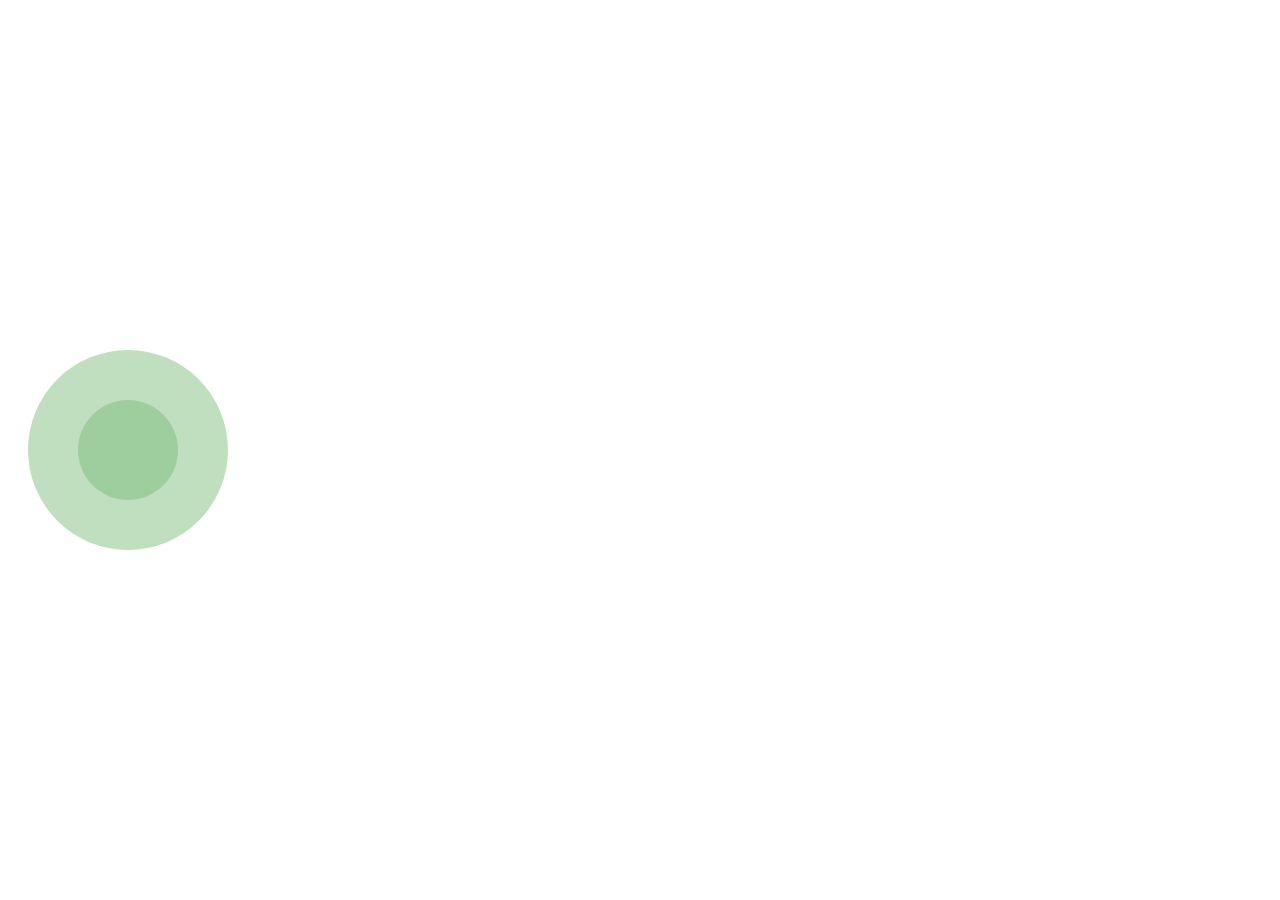
<file: test/testjoystick.html>
<!DOCTYPE html>
<html>
    <head>
        <meta charset="utf-8">
        <title>NippleJS</title>
       <!--  <meta name="viewport" content="width=device-width, initial-scale=0.5, maximum-scale=0.5"> -->
        <style>
        
        #left {
            position: absolute;
            left: 0;
            top: 0;
            height: 100%;
            width: 50%;
        }

       
        </style>
    </head>
    <body>
        <div id="left"></div>
        
        <script src="src/js/nipplejs.js" charset="utf-8"></script>
        <script>
        var joystickL = nipplejs.create({
            zone: document.getElementById('left'),
            mode: 'static',
            position: { left: '20%', top: '50%' },
            color: 'green',
            size: 200
        });

       
       
        </script>
    </body>
</html>
</file>
<file: style.css>
body{
	background-color: #252835;
}

.container-fluid{
	margin: 0px;
}

.row{
	margin:0px;
}

/*[class*="col-"]{
	border: 1px solid #ffffff;
	background-color: #cccccc;
	padding-top: 3px;
	padding-bottom: 3px;
	text-align: center;
}*/

nav.navbar.shrink {
  height: 75px;
}

.navbar-default{
	/*background-color: #252839;*/
	/*height: 81px;*/
	/*padding-bottom: -15px;*/
	border: none;
	background-color: rgba(25,28,39,0.9);
}

.navbar-brand{
	height: 120px;
	width: 120px;
	float: left;
	position: absolute;
	margin-top:-10px; 
	left: 50px;
	top: 0px;
}

#hicatLogo{
	  -webkit-filter: drop-shadow(2px 2px 2px #222);
    filter:         drop-shadow(2px 2px 2px #222); 
}

#nav-doc {

	margin-right: 15px;/* sitck right*/
	color: #ccc;
	font-size: 20px;
	padding-top: 23px;
	display: inline-block;
	float: right;

}

#nav-store {

	margin-right: 35px;/* sitck right*/
	color: #3fb0ac;
	font-size: 20px;
	margin-top: 29px;
	padding: 5px;
	padding-left: 15px;
	padding-right: 15px;
	display: inline-block;
	float: right;

	/*color: #379683;*/
	border:3px solid #3fb0ac;
	/*background-color: #379683;*/
	border-radius: 23px;
	font-weight: bold;
	opacity: 0.8;

} 

#nav-slack{
	margin-right: 15px;
	color: #ccc;
	display: inline-block;
	float: right;
	font-size: 20px;
	padding-top: 23px;
}

.navbar-text {
	/*font-size: 51px;*/
	margin-top: 15px;
	margin-bottom: 15px;
	/*padding-left: 140px;*/
}
#hicat{
	font-size: 51px;
	margin-left: 15px;
	color: #ccc;
	padding-left: 140px;
}

.jumbotron{
	padding-top: 210px;
	padding-left: 30px;
	min-height: 700px;
    background: url(img/hicat2.jpg) no-repeat center center; 
	-webkit-background-size: cover;
	-moz-background-size: cover;
	-o-background-size: cover;
	background-size: cover;
	color: #ffffff;
}

#jump-input{
	border-radius:24px; 

}

#emailInput{
	width: 300px;
}

/*#featureList h4, p{
	color: #ffffff;
}*/

#icon1 img{
	width: 70px;
}

#icon2 img{
	width: 80px;
}

#icon3 img{
	width: 80px;
}

#icon4 img{
	width: 70px;
}

#icon5 img{
	width: 80px;
}

#icon6 img{
	width: 80px;
}

#icon7 {
	width: 320px;
	padding-left: 15%;
}

#icon8 ,#icon9 {
	width: 300px;
	padding: 20px;
	margin: auto 10px ;
}

.intro-words {
	float: left;
}

#icon10 {
	/*float: right;*/
	width: 170px;
	padding-left: 40px;

}

#icon11 {
	/*float: right;*/
	width: 200px;
	/*padding-left: 40px;*/
	padding-right: 20px;

}

#coulddolist {
	padding: 30px;
	background-color: #eee;
	width: 100%;
}	

#featureblock {
	padding: 10px;
	margin: 40px 0px;
	color: #f4f4f4;
	font-weight: 200;
}

#featureblock-container .col-md-4{
	padding: 25px;
}

.media-body p {
	font-weight: 100;
}

.wrapper{
	padding-top: 50px; 
}

#links {
	margin-top: 100px;
	margin-bottom: 300px;
	color: #eee;
}

.btn-xlarge {
    padding: 18px 28px;
    font-size: 20px;
    line-height: normal;
    -webkit-border-radius: 0px;
       -moz-border-radius: 0px;
            border-radius: 0px;
            border: 2px solid;
    background: none;
}
</file>
<file: css/spaceCraft.css>
body {
  margin: 0;

}

.container {
  background: #252835;
  overflow: hidden;
  perspective: 600px;
  -webkit-perspective: 600px;
   width: 100%;
   z-index: -1;
   position:relative;
    left: 0px;
    top: -450px;

}
.container:active .laser {
  animation: fireLaser 0.5s linear infinite;
}

/* Tunnel */
.tunnel {
  margin: auto;
  position: relative;
  transform-style: preserve-3d;
  transform: rotateX(90deg);
  width: 482.84271px;
  height: 482.84271px;
  animation: camera 8s linear infinite;
}

.tunnel-ring {
  margin: 20px auto;
  position: absolute;
  transform-style: preserve-3d;
  width: 482.84271px;
  height: 482.84271px;
}

.side {
  background: #888 linear-gradient(0deg, #252835, #252835 1%, transparent 1%, transparent 6%, #252835 6%, #252835 7%, transparent 7%, transparent 12%, #252835 12%, #252835 13%, transparent 13%, transparent);
  position: absolute;
  top: 141.42136px;
  left: 141.42136px;
  width: 200px;
  height: 200px;
}

.tunnel-ring:nth-of-type(1) {
  transform: translateZ(0px);
}

.tunnel-ring:nth-of-type(2) {
  transform: translateZ(-200px);
}

.tunnel-ring:nth-of-type(3) {
  transform: translateZ(-400px);
}

.tunnel-ring:nth-of-type(4) {
  transform: translateZ(-600px);
}

.tunnel-ring:nth-of-type(5) {
  transform: translateZ(-800px);
}

.tunnel-ring:nth-of-type(6) {
  transform: translateZ(-1000px);
}

.tunnel-ring:nth-of-type(7) {
  transform: translateZ(-1200px);
}

.tunnel-ring:nth-of-type(8) {
  transform: translateZ(-1400px);
}

.tunnel-ring:nth-of-type(9) {
  transform: translateZ(-1600px);
}

.tunnel-ring:nth-of-type(10) {
  transform: translateZ(-1800px);
}

.tunnel-ring:nth-of-type(11) {
  transform: translateZ(-2000px);
}

.tunnel-ring:nth-of-type(12) {
  transform: translateZ(-2200px);
}

.tunnel-ring:nth-of-type(13) {
  transform: translateZ(-2400px);
}

.tunnel-ring:nth-of-type(14) {
  transform: translateZ(-2600px);
}

.tunnel-ring:nth-of-type(15) {
  transform: translateZ(-2800px);
}

.tunnel-ring:nth-of-type(16) {
  transform: translateZ(-3000px);
}

.tunnel-ring:nth-of-type(17) {
  transform: translateZ(-3200px);
}

.tunnel-ring:nth-of-type(18) {
  transform: translateZ(-3400px);
}

.side:nth-of-type(1) {
  transform: rotateX(90deg) rotateY(45deg) translateZ(241.42136px);
}

.side:nth-of-type(2) {
  transform: rotateX(90deg) rotateY(90deg) translateZ(241.42136px);
}

.side:nth-of-type(3) {
  transform: rotateX(90deg) rotateY(135deg) translateZ(241.42136px);
}

.side:nth-of-type(4) {
  transform: rotateX(90deg) rotateY(180deg) translateZ(241.42136px);
}

.side:nth-of-type(5) {
  transform: rotateX(90deg) rotateY(225deg) translateZ(241.42136px);
}

.side:nth-of-type(6) {
  transform: rotateX(90deg) rotateY(270deg) translateZ(241.42136px);
}

.side:nth-of-type(7) {
  transform: rotateX(90deg) rotateY(315deg) translateZ(241.42136px);
}

.side:nth-of-type(8) {
  transform: rotateX(90deg) rotateY(360deg) translateZ(241.42136px);
}

/* Fighter */
.fighter {
  margin: auto;
  position: relative;
  transform-style: preserve-3d;
  transform: rotateX(45deg) rotateZ(135deg);
  width: 240px;
  height: 400px;
  animation: fly 8s cubic-bezier(0.71, 0.46, 0.46, 0.71) infinite;
}

.part {
  position: absolute;
  transform-style: preserve-3d;
}

.gun {
  position: absolute;
  bottom: 50%;
  left: 98.4px;
  transform: translateZ(96px);
  width: 38.4px;
  height: 96px;
}

.g-side {
  position: absolute;
  transform-style: preserve-3d;
  width: 100%;
  height: 100%;
}
.g-side.front {
  background: #222;
  height: 38.4px;
  transform-origin: 0% 0%;
  transform: rotateX(90deg);
}
.g-side.left {
  background: #111;
  transform-origin: 0% 0%;
  transform: rotateY(-90deg);
}
.g-side.bottom {
  background: #333;
}
.g-side.right {
  background: #111;
  transform-origin: 100% 0%;
  transform: rotateY(90deg);
}
.g-side.top {
  background: #333;
  transform: translateZ(38.4px);
}

.gun-inner {
  margin: 12% auto;
}
.gun-inner .gi-side {
  position: absolute;
  top: 10%;
  left: 10%;
  width: 80%;
  height: 80%;
}
.gun-inner .gi-side.front {
  background: #222;
  transform-style: preserve-3d;
  transform: translateZ(56px);
}
.gun-inner .gi-side.left {
  background: #111;
  transform-origin: 0% 0%;
  transform: rotateY(-90deg);
  width: 56px;
}
.gun-inner .gi-side.bottom {
  background: #333;
  transform-origin: 100% 0%;
  transform: rotateX(90deg);
  height: 56px;
}
.gun-inner .gi-side.right {
  background: #111;
  transform-origin: 100% 0%;
  transform: rotateY(90deg) scale(1.83, 1);
}
.gun-inner .gi-side.top {
  background: #333;
  transform-origin: 0% 100%;
  transform: rotateX(-90deg) scale(1, 1.83);
}

.main {
  width: 28.8px;
  height: 50%;
  top: 0%;
  left: 102px;
  transform: translateZ(48px);
}

.m-longside {
  position: absolute;
  width: 100%;
  height: 100%;
}
.m-longside.left {
  background: #aaa;
  transform-origin: 0% 0%;
  transform: rotateY(-90deg);
}
.m-longside.bottom {
  background: #888;
}
.m-longside.right {
  background: #aaa;
  transform-origin: 100% 0%;
  transform: rotateY(90deg);
}
.m-longside.top {
  background: #ddd;
  transform: translateZ(28.8px);
}

.m-shortside {
  position: absolute;
  width: 100%;
  height: 28.8px;
}
.m-shortside.front {
  background: #bbb;
  transform-origin: 0% 0%;
  transform: rotateX(90deg);
}

.cockpit {
  background: #000 radial-gradient(ellipse at 50% 75%, #dddddd, rgba(0, 0, 0, 0) 67%);
  border-radius: 50% 50% 0 0;
  position: absolute;
  bottom: 0;
  left: 10%;
  width: 80%;
  height: 45%;
}

.wing {
  background: #ddd;
  width: 13.33333px;
  height: 160px;
  top: 65%;
}
.wing.left {
  left: 15%;
  transform-origin: 0% 0%;
  transform: rotate(30deg);
}
.wing.right {
  right: 15%;
  transform-origin: 0% 0%;
  transform: rotate(-30deg);
}

.fr-engine-pt-left, .fr-engine-pt-right {
  bottom: 50%;
  width: 33.6px;
  height: 24px;
}

.fr-engine-pt-left {
  left: 18%;
}

.fr-engine-pt-right {
  right: 18%;
}

.fe-longside {
  position: absolute;
  width: 76.8px;
}
.fe-longside.front {
  background: #666;
  transform-origin: 0% 0%;
  transform: rotateX(90deg);
  width: 33.6px;
  height: 76.8px;
}
.fe-longside.left {
  background: #555;
  transform-origin: 0% 0%;
  transform: rotateY(-90deg);
  height: 100%;
}
.fe-longside.right {
  background: #555;
  transform-origin: 0% 0%;
  transform: rotateY(-90deg);
  left: 100%;
  height: 100%;
}

.fe-shortside {
  position: absolute;
  width: 100%;
  height: 100%;
}
.fe-shortside.top {
  background: #777;
  transform: translateZ(76.8px);
}
.fe-shortside.bottom {
  background: #777;
}

.left-engine, .middle, .right-engine {
  width: 48px;
  height: 140px;
}

.left-engine, .right-engine {
  bottom: 15%;
}

.left-engine {
  left: 15%;
}

.middle {
  left: 38.88889%;
  bottom: 20%;
}

.right-engine {
  right: 15%;
}

.longside {
  transform-style: preserve-3d;
  position: absolute;
  width: 48px;
  height: 140px;
}
.longside.left {
  background: #aaa;
  transform-origin: 0% 0%;
  transform: rotateY(-90deg);
}
.longside.bottom {
  background: #888;
}
.longside.right {
  background: #aaa;
  transform-origin: 100% 0%;
  transform: rotateY(90deg);
}
.longside.top {
  background: #ddd;
  transform: translateZ(48px);
}

.shortside {
  position: absolute;
  width: 48px;
  height: 48px;
}
.shortside.front {
  background: #bbb;
  transform-origin: 0% 0%;
  transform: rotateX(90deg);
}
.shortside.back {
  background: #bbb;
  bottom: 0;
  transform-origin: 0% 100%;
  transform: rotateX(-90deg);
}

.exhaust {
  background: #f20;
  border-radius: 50%;
  margin: 5% auto;
  width: 90%;
  height: 90%;
  animation: exhaust 0.5s linear infinite;
}

.upper-engine {
  margin: auto;
  width: 80%;
  height: 75%;
}

.u-longside {
  position: absolute;
  width: 80%;
  height: 75%;
}
.u-longside.left {
  background: #aaa;
  transform-origin: 0% 0%;
  transform: rotateY(-90deg);
}
.u-longside.right {
  background: #aaa;
  transform-origin: 100% 0%;
  transform: rotateY(90deg);
}
.u-longside.top {
  background: #ddd;
  transform: translateZ(38.4px);
}

.u-shortside {
  position: absolute;
  width: 38.4px;
  height: 38.4px;
}
.u-shortside.front {
  background: #bbb;
  transform-origin: 0% 0%;
  transform: rotateX(90deg);
}
.u-shortside.back {
  background: #bbb;
  top: 75%;
  transform-origin: 0% 0%;
  transform: rotateX(90deg);
}

.fin {
  margin: 14px auto;
  width: 90%;
  height: 70%;
}

.f-longside {
  position: absolute;
  width: 90%;
  height: 70%;
}
.f-longside.left {
  background: #aaa;
  transform-origin: 0% 0%;
  transform: rotateY(-90deg) scale(3.25, 1);
}
.f-longside.right {
  background: #aaa;
  transform-origin: 100% 0%;
  transform: rotateY(90deg) scale(3.25, 1);
}
.f-longside.top {
  background: #ddd;
  transform: translateZ(140px);
}

.f-shortside {
  position: absolute;
  width: 90%;
  height: 100%;
}
.f-shortside.front {
  background: #bbb;
  transform-origin: 0% 0%;
  transform: rotateX(90deg);
}
.f-shortside.back {
  background: #bbb;
  top: 80%;
  transform-origin: 0% 0%;
  transform: rotateX(90deg);
}

.laser {
  background: red;
  border-radius: 20px;
  transform-origin: 0% 0%;
  transform: rotateX(90deg) translateZ(-20px);
  margin: auto;
  width: 90%;
  height: 0;
}

/* Animations */
@keyframes camera {
  0% {
    transform: rotateX(-90deg) translateY(-482.84271px) translateZ(-800px);
  }
  100% {
    transform: rotateX(0deg) translateY(0) translateZ(4400px);
  }
}
@keyframes exhaust {
  0% {
    background: #f20;
  }
  50% {
    background: #ff5500;
  }
  100% {
    background: #f20;
  }
}
@keyframes fly {
  0% {
    transform: rotateX(20deg) rotateY(0) translate3d(0, -500px, 0);
  }
  25% {
    transform: rotateX(15deg) rotateY(45deg) translate3d(-200px, -500px, 25px);
  }
  50% {
    transform: rotateX(45deg) rotateY(-35deg) translate3d(300px, -500px, 150px);
  }
  80% {
    transform: rotateX(60deg) rotateY(20deg) translate3d(-200px, -500px, 250px);
  }
  100% {
    transform: rotateX(20deg) rotateY(0) translate3d(0, -500px, 0);
  }
}
@keyframes fireLaser {
  0% {
    height: 0;
    transform: rotateX(90deg) translateZ(-20px) translateY(0);
  }
  10% {
    height: 250px;
    transform: rotateX(90deg) translateZ(-20px) translateY(0);
  }
  30% {
    height: 250px;
    transform: rotateX(90deg) translateZ(-20px) translateY(1200px);
  }
  35% {
    height: 0;
    transform: rotateX(90deg) translateZ(-20px) translateY(1200px);
  }
  100% {
    height: 0;
  }
}
</file>
<file: test/www/style.css>
#livera-board-img {
   width: 150px;
   margin: 15px auto;
   display: block;
   z-index: 100;
   /* -webkit-animation:spin 3s linear infinite;
    -moz-animation:spin 3s linear infinite;
    animation:spin 3s linear infinite;*/
}

#topbar {
	background-color: #252835;
	position: relative;
	z-index: -2;
}

#app {
	background-color: #eee;
}

[class*="col-"] {
	background-color: #fff;
	border: 1px solid #252835;
}

body {
	cursor: pointer;
}


[class*="col-"]:active {
	background-color: #252835;
	border: 1px solid #252835;
	animation-name: btn-press;
	animation-duration: 1s;
	cursor: pointer;

}
.centerBlock {
                display: table;
                margin: 25px auto;
            }
#record-icon {
	display: block;
	text-align: center;
	font-size: 35px;
	color: #252835;
	margin-bottom: 5px;
}

@keyframe btn-press{
 0%{-webkit-transform: scale(1.2em); transform:scale(1.2em);}
	100% { -webkit-transform: scale(1.2em); transform:scale(1.2em); }
	 }
}

/*@-moz-keyframes spin { 
	100% { -moz-transform: rotate(360deg); } 
}
@-webkit-keyframes spin { 
	100% { -webkit-transform: rotate(360deg); } 
}
@keyframes spin { 
	0%{-webkit-transform: rotate(0deg); transform:rotate(0deg);}
	25%{-webkit-transform: rotate(-1.5deg); transform:rotate(-1.5deg);}
	75%{-webkit-transform: rotate(1.5deg); transform:rotate(1.5deg);}
	100% { -webkit-transform: rotate(0deg); transform:rotate(0deg); }
	 }


*/
</file>
<file: test/www/css/style-space.css>
@keyframes upLeft {
  0% {
    margin: 0 0 0 0;
  }
  100% {
    margin: -1000px 0 0 -1000px;
  }
}
@keyframes upRight {
  0% {
    margin: 0 0 0 0;
  }
  100% {
    margin: -1000px 0 0 1000px;
  }
}
@keyframes downLeft {
  0% {
    margin: 0 0 0 0;
  }
  100% {
    margin: 1000px 0 0 -1000px;
  }
}
@keyframes downRight {
  0% {
    margin: 0 0 0 0;
  }
  100% {
    margin: 1000px 0 0 1000px;
  }
}
* {
  box-sizing: border-box;
}

html, #star-field {
  width: 100%;
  height: 100%;
  overflow: hidden;
  position: absolute;
  z-index: -1;
}


.star,
.mid-star,
.bg-star {
  width: 3px;
  height: 3px;
  background: #fff;
  position: absolute;
  display: block;
  border-radius: 2px;
  box-shadow: 0 0 5px 0 black;
  margin: 0;
}

.mid-star {
  background: #999;
  width: 2px;
  height: 2px;
}
.mid-star.up-left {
  animation: upLeft 10000s linear 1s infinite;
}
.mid-star.up-right {
  animation: upRight 10000s linear 1s infinite;
}
.mid-star.down-left {
  animation: downLeft 10000s linear 1s infinite;
}
.mid-star.down-right {
  animation: downRight 10000s linear 1s infinite;
}

.bg-star {
  background: #333;
  width: 1px;
  height: 1px;
}

.star.up-left {
  animation: upLeft 1000s linear 1s 1;
}
.star.up-right {
  animation: upRight 1000s linear 1s 1;
}
.star.down-left {
  animation: downLeft 1000s linear 1s 1;
}
.star.down-right {
  animation: downRight 1000s linear 1s 1;
}
</file>
